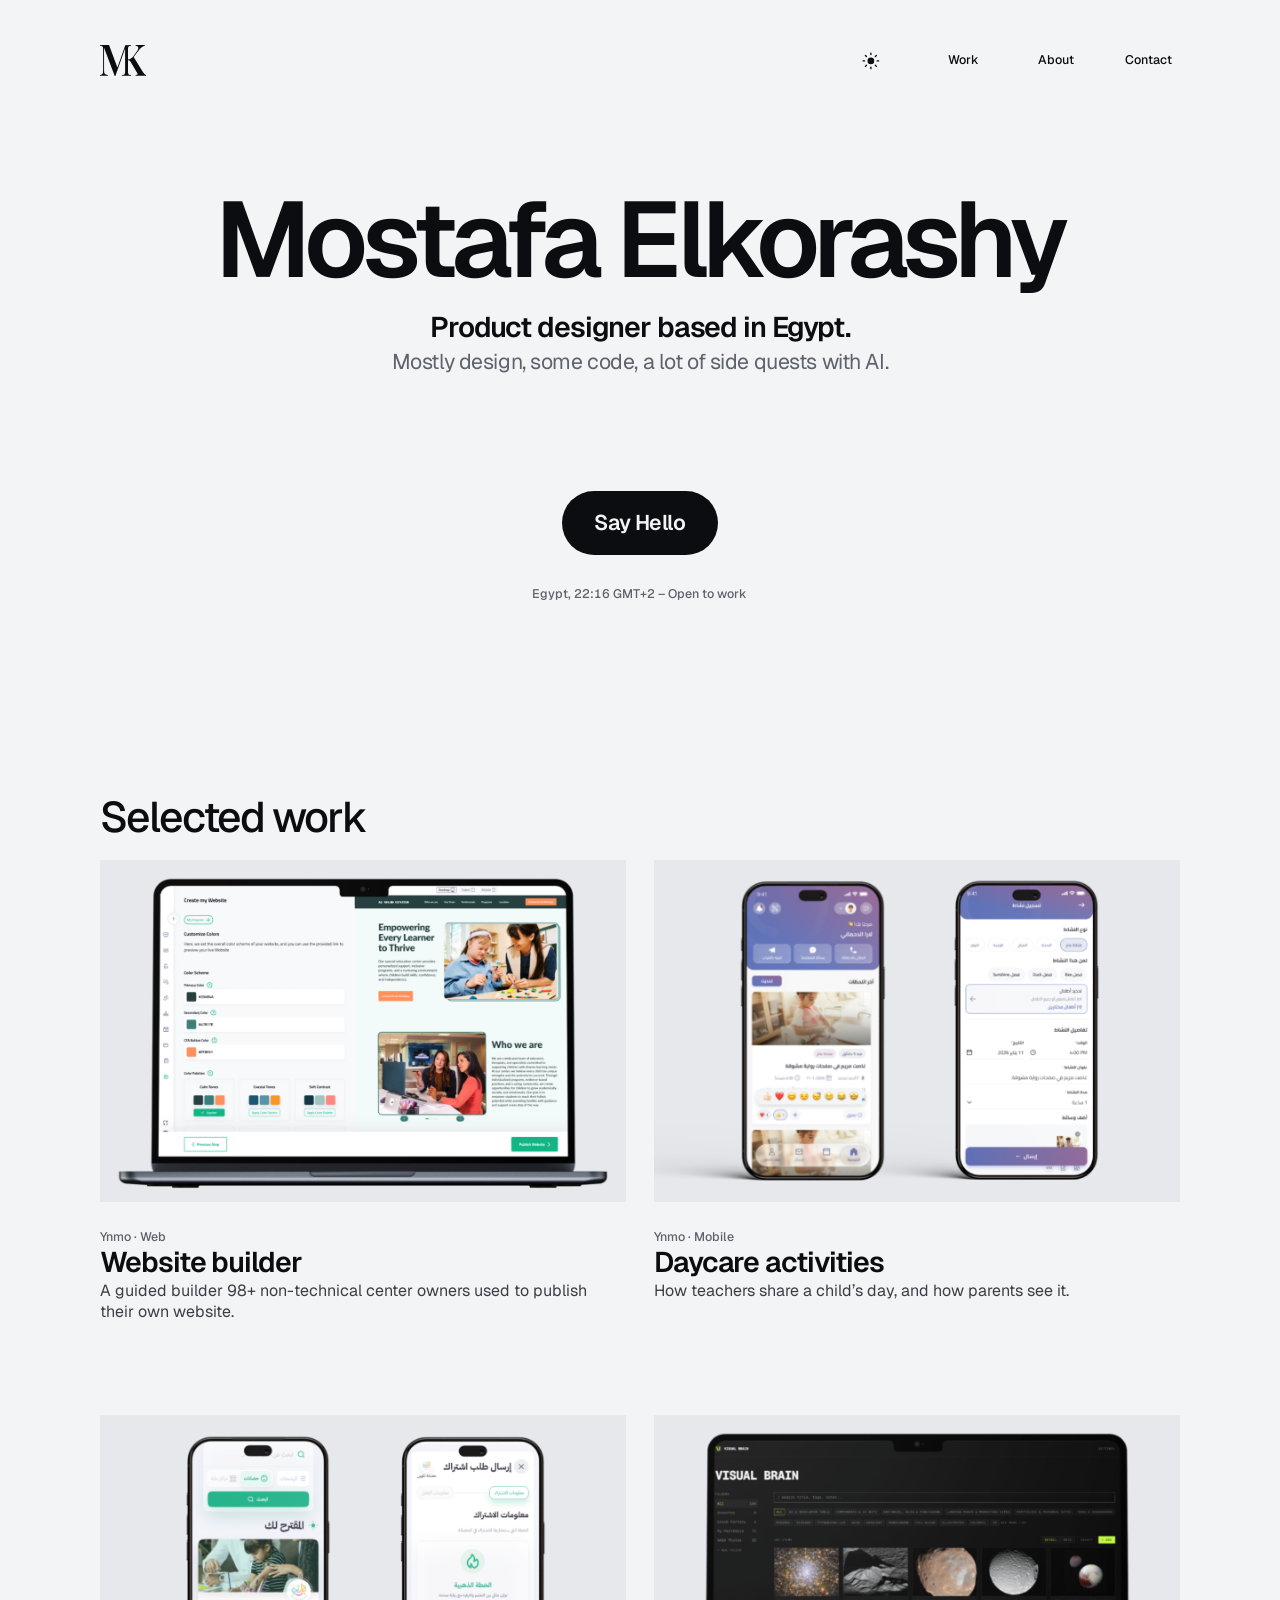
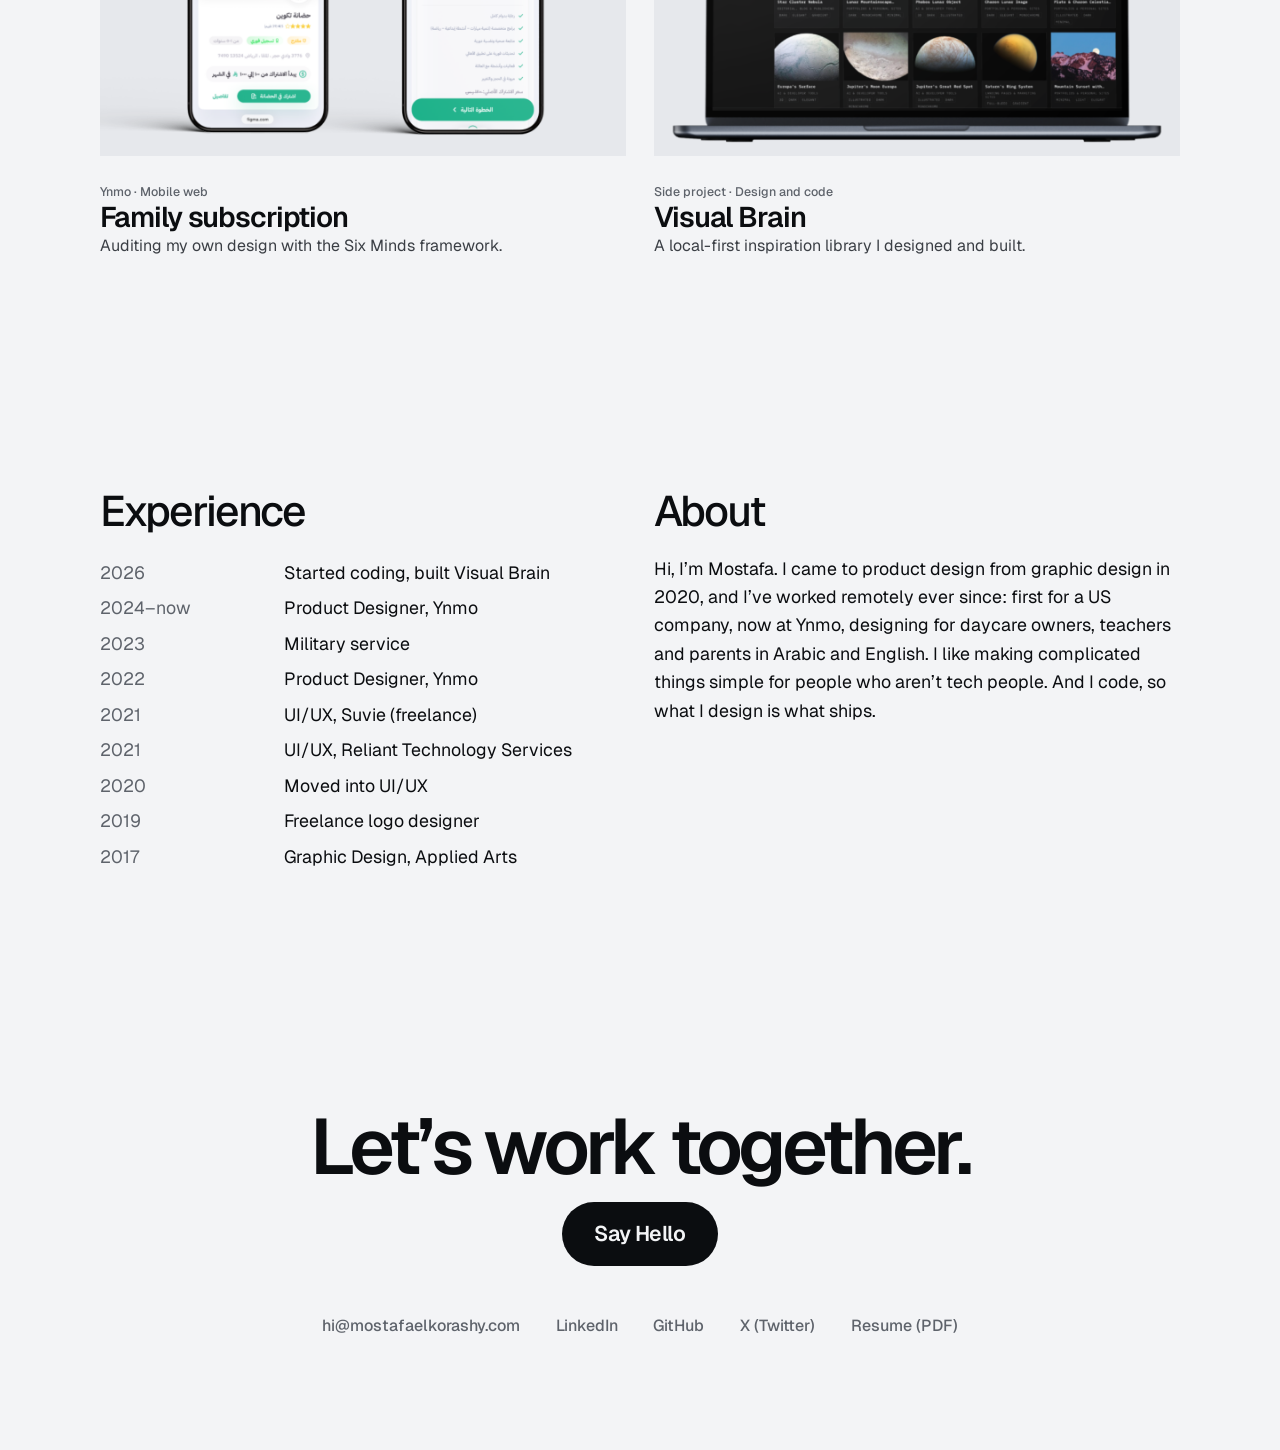
<file: index.html>
<!doctype html>
<html lang="en">
<head>
  <meta charset="UTF-8" />
  <meta name="viewport" content="width=device-width, initial-scale=1.0, viewport-fit=cover" />
  <title>Mostafa Elkorashy · Product Designer</title>
  <meta name="description" content="Product designer based in Egypt. Mostly design, some code, a lot of side quests with AI." />
  <meta name="theme-color" content="#F3F4F6" />
  <link rel="canonical" href="https://mostafaelkorashy.com/" />
  <link rel="icon" href="assets/favicon.svg" type="image/svg+xml" />

  <!-- Link previews (LinkedIn, X, WhatsApp, Slack…) -->
  <meta property="og:type" content="website" />
  <meta property="og:site_name" content="Mostafa Elkorashy" />
  <meta property="og:url" content="https://mostafaelkorashy.com/" />
  <meta property="og:title" content="Mostafa Elkorashy · Product Designer" />
  <meta property="og:description" content="Product designer based in Egypt. Mostly design, some code, a lot of side quests with AI." />
  <meta property="og:image" content="https://mostafaelkorashy.com/assets/images/og/og-home.jpg?v=4" />
  <meta property="og:image:width" content="1200" />
  <meta property="og:image:height" content="630" />
  <meta property="og:image:alt" content="Mostafa Elkorashy, product designer based in Egypt" />
  <meta name="twitter:card" content="summary_large_image" />

  <script>try{var t=localStorage.getItem("theme");if(!t)t=matchMedia("(prefers-color-scheme: dark)").matches?"dark":"light";document.documentElement.dataset.theme=t}catch(e){}</script>
  <link rel="preconnect" href="https://fonts.googleapis.com" />
  <link rel="preconnect" href="https://fonts.gstatic.com" crossorigin />
  <link href="https://fonts.googleapis.com/css2?family=Geist:wght@200..800&display=swap" rel="stylesheet" />
  <link rel="stylesheet" href="home.css?v=17" />
</head>
<body>
  <div class="home" id="top">

    <header class="top">
      <a class="mk h-logo" href="#top" aria-label="Mostafa Elkorashy, back to top">
        <svg viewBox="0 0 52 35" aria-hidden="true"><path fill="currentColor" d="M49.9586 32.6019C49.3741 32.0691 48.8662 31.4577 48.4493 30.7853L37.8539 13.5627L44.1289 5.25363C44.9984 4.05505 46.0773 3.02373 47.3136 2.20947C48.2493 1.62573 49.2799 1.21032 50.3586 0.981986V0H39.9971V0.981986C41.2071 1.01472 42.0712 1.30932 42.5894 1.86577C43.1076 2.42223 43.2497 3.20782 43.0158 4.22254C42.7642 5.22971 42.0825 6.45719 40.9706 7.90499L37.7331 12.2748C36.8914 13.3988 35.8718 14.3773 34.7145 15.1717C33.75 15.7994 32.6401 16.1675 31.4921 16.2405V5.20453C31.457 4.30485 31.5485 3.4047 31.7637 2.5305C31.8335 2.2692 31.9618 2.02725 32.139 1.82306C32.3162 1.61887 32.5376 1.4578 32.7863 1.35212C33.4947 1.09923 34.2416 0.971431 34.9937 0.974433V0L28.4281 0.147298L19.5646 25.4108L10.1427 0H0V0.981986C0.770836 0.975482 1.53692 1.10328 2.26399 1.35967C2.50752 1.46515 2.72325 1.62582 2.89416 1.829C3.06506 2.03218 3.18648 2.27233 3.24882 2.5305C3.45003 3.40687 3.53503 4.30594 3.50163 5.20453V27.8884C3.52798 29.027 3.44331 30.1655 3.24882 31.2876C3.15646 31.9774 2.80413 32.6057 2.26399 33.0438C1.58262 33.4776 0.805125 33.737 0 33.7992L0 34.7472C0.611158 34.6736 1.22585 34.6333 1.84138 34.6264C2.59604 34.6264 3.32051 34.5999 4.04876 34.5999C4.86757 34.5999 5.73166 34.5999 6.64103 34.6264C7.5504 34.6528 8.29374 34.683 8.87106 34.7472V33.7652C7.87994 33.718 6.91017 33.4605 6.02598 33.0098C5.70416 32.8026 5.4303 32.5289 5.22271 32.2072C5.01512 31.8854 4.8786 31.5229 4.82229 31.1441C4.61198 29.936 4.51972 28.7103 4.54684 27.4843V3.14236L16.5573 34.9096H17.2855L28.247 3.80331V29.5578C28.2788 30.4474 28.1874 31.3371 27.9753 32.2016C27.9061 32.4714 27.7724 32.7203 27.5857 32.9269C27.399 33.1335 27.165 33.2916 26.9037 33.3875C26.1448 33.6199 25.3577 33.747 24.5643 33.7652V34.7472H34.9937V33.7652C34.2435 33.7473 33.4999 33.6201 32.7863 33.3875C32.5349 33.2861 32.3111 33.1264 32.1333 32.9216C31.9555 32.7167 31.8289 32.4725 31.7637 32.2092C31.5517 31.3447 31.4603 30.4549 31.4921 29.5653V17.249C31.9255 17.2772 32.3532 17.3636 32.7637 17.5058C33.2133 17.6938 33.6107 17.988 33.9221 18.3631C34.4155 18.958 34.8502 19.5992 35.2201 20.278L41.8611 31.5709C42.3177 32.3564 42.4196 32.9079 42.1781 33.2176C41.9366 33.5273 41.2083 33.7161 39.9971 33.7803V34.7472H51.9585V33.7652C51.2289 33.4979 50.5519 33.1041 49.9586 32.6019Z"/></svg>
      </a>
      <nav class="h-nav" aria-label="Sections">
        <a href="#work">Work</a>
        <a href="#experience">About</a>
        <a href="#contact">Contact</a>
      </nav>
        <button class="theme-toggle" type="button" aria-label="Switch to dark mode" aria-pressed="false">
          <svg viewBox="0 0 24 24" aria-hidden="true">
            <mask id="tt-moon"><rect x="-4" y="-4" width="32" height="32" fill="#fff"/><circle class="tt-shadow" cx="12" cy="12" r="6" fill="#000"/></mask>
            <circle class="tt-core" cx="12" cy="12" r="4.5" fill="currentColor" mask="url(#tt-moon)"/>
            <g class="tt-rays" stroke="currentColor" stroke-width="1.8" stroke-linecap="round">
              <line x1="12" y1="1.5" x2="12" y2="3.5"/><line x1="12" y1="20.5" x2="12" y2="22.5"/><line x1="1.5" y1="12" x2="3.5" y2="12"/><line x1="20.5" y1="12" x2="22.5" y2="12"/>
              <line x1="4.6" y1="4.6" x2="6" y2="6"/><line x1="18" y1="18" x2="19.4" y2="19.4"/><line x1="4.6" y1="19.4" x2="6" y2="18"/><line x1="18" y1="6" x2="19.4" y2="4.6"/>
            </g>
          </svg>
        </button>
    </header>

    <main class="main">
    <section class="hero">
      <h1 class="name">Mostafa Elkorashy</h1>
      <p class="sub">Product designer based in Egypt.</p>
      <p class="desc">Mostly design, some code, a lot of side quests with AI.</p>
      <div class="hero-actions">
        <a class="cta" href="mailto:hi@mostafaelkorashy.com">Say Hello</a>
        <p class="loc">Egypt<span class="loc-time"></span> – Open to work</p>
        <script>
          /* Mostafa's local time (Cairo, daylight saving included), e.g. "Egypt, 14:32 GMT+2". Updates every minute. */
          (function () {
            var el = document.currentScript.previousElementSibling.querySelector('.loc-time');
            try {
              var f = new Intl.DateTimeFormat('en-GB', { timeZone: 'Africa/Cairo', hour: '2-digit', minute: '2-digit', timeZoneName: 'shortOffset' });
              var tick = function () { el.textContent = ', ' + f.format(new Date()); };
              tick(); setInterval(tick, 30000);
            } catch (e) {}
          })();
        </script>
      </div>
    </section>

    <section class="work" aria-labelledby="work">
      <h2 class="section-title work-title" id="work">Selected work</h2>

      <article class="card c1">
        <a class="cover" href="website-builder.html" tabindex="-1" aria-hidden="true">
          <img class="device" src="assets/images/website-builder-cover.png?v=3" alt="" width="1184" height="768" loading="lazy" decoding="async" />
        </a>
        <div class="card-meta">
          <p class="card-kicker">Ynmo · Web</p>
          <h3 class="card-title"><a href="website-builder.html">Website builder</a></h3>
          <p class="card-desc">A guided builder 98+ non-technical center owners used to publish their own website.</p>
        </div>
      </article>

      <article class="card c2">
        <a class="cover" href="daycare-activities.html" tabindex="-1" aria-hidden="true">
          <img class="device" src="assets/images/daycare-activities-cover.png?v=2" alt="" width="1184" height="768" loading="lazy" decoding="async" />
        </a>
        <div class="card-meta">
          <p class="card-kicker">Ynmo · Mobile</p>
          <h3 class="card-title"><a href="daycare-activities.html">Daycare activities</a></h3>
          <p class="card-desc">How teachers share a child&rsquo;s day, and how parents see it.</p>
        </div>
      </article>

      <article class="card c3">
        <a class="cover" href="family-subscription.html" tabindex="-1" aria-hidden="true">
          <img class="device" src="assets/images/family-subscription-cover.png?v=1" alt="" width="1184" height="768" loading="lazy" decoding="async" />
        </a>
        <div class="card-meta">
          <p class="card-kicker">Ynmo · Mobile web</p>
          <h3 class="card-title"><a href="family-subscription.html">Family subscription</a></h3>
          <p class="card-desc">Auditing my own design with the Six Minds framework.</p>
        </div>
      </article>

      <article class="card c4">
        <a class="cover" href="visual-brain.html" tabindex="-1" aria-hidden="true">
          <img class="device" src="assets/images/visual-brain-cover.png?v=3" alt="" width="1184" height="768" loading="lazy" decoding="async" />
        </a>
        <div class="card-meta">
          <p class="card-kicker">Side project · Design and code</p>
          <h3 class="card-title"><a href="visual-brain.html">Visual Brain</a></h3>
          <p class="card-desc">A local-first inspiration library I designed and built.</p>
        </div>
      </article>
    </section>

    <section class="experience" aria-labelledby="experience">
      <h2 class="section-title exp-title" id="experience">Experience</h2>
      <ol class="xp">
        <li><span class="year">2026</span>Started coding, built Visual Brain</li>
        <li><span class="year">2024–now</span>Product Designer, Ynmo</li>
        <li><span class="year">2023</span>Military service</li>
        <li><span class="year">2022</span>Product Designer, Ynmo</li>
        <li><span class="year">2021</span>UI/UX, Suvie (freelance)</li>
        <li><span class="year">2021</span>UI/UX, Reliant Technology Services</li>
        <li><span class="year">2020</span>Moved into UI/UX</li>
        <li><span class="year">2019</span>Freelance logo designer</li>
        <li><span class="year">2017</span>Graphic Design, Applied Arts</li>
      </ol>
    </section>

    <section class="about" aria-labelledby="about">
      <h2 class="section-title about-title" id="about">About</h2>
      <p class="about-text">Hi, I&rsquo;m Mostafa. I came to product design from graphic design in 2020, and I&rsquo;ve worked remotely ever since: first for a US company, now at Ynmo, designing for daycare owners, teachers and parents in Arabic and English. I like making complicated things simple for people who aren&rsquo;t tech people. And I code, so what I design is what ships.</p>
    </section>
    </main>

    <footer class="contact">
      <h2 class="ftitle" id="contact">Let&rsquo;s work together.</h2>
      <a class="cta fcta" href="mailto:hi@mostafaelkorashy.com">Say Hello</a>
      <nav class="links" aria-label="Contact and profiles">
        <a href="mailto:hi@mostafaelkorashy.com">hi@mostafaelkorashy.com</a>
        <a href="https://www.linkedin.com/in/melkorashyux/" target="_blank" rel="noopener">LinkedIn</a>
        <a href="https://github.com/melkorashyux" target="_blank" rel="noopener">GitHub</a>
        <a href="https://x.com/melkorashyux" target="_blank" rel="noopener">X (Twitter)</a>
        <a href="resume" target="_blank" rel="noopener">Resume (PDF)</a>
      </nav>
    </footer>

  </div>
  <script src="reveal.js?v=6"></script>
  <script src="theme.js?v=5"></script>
</body>
</html>
</file>
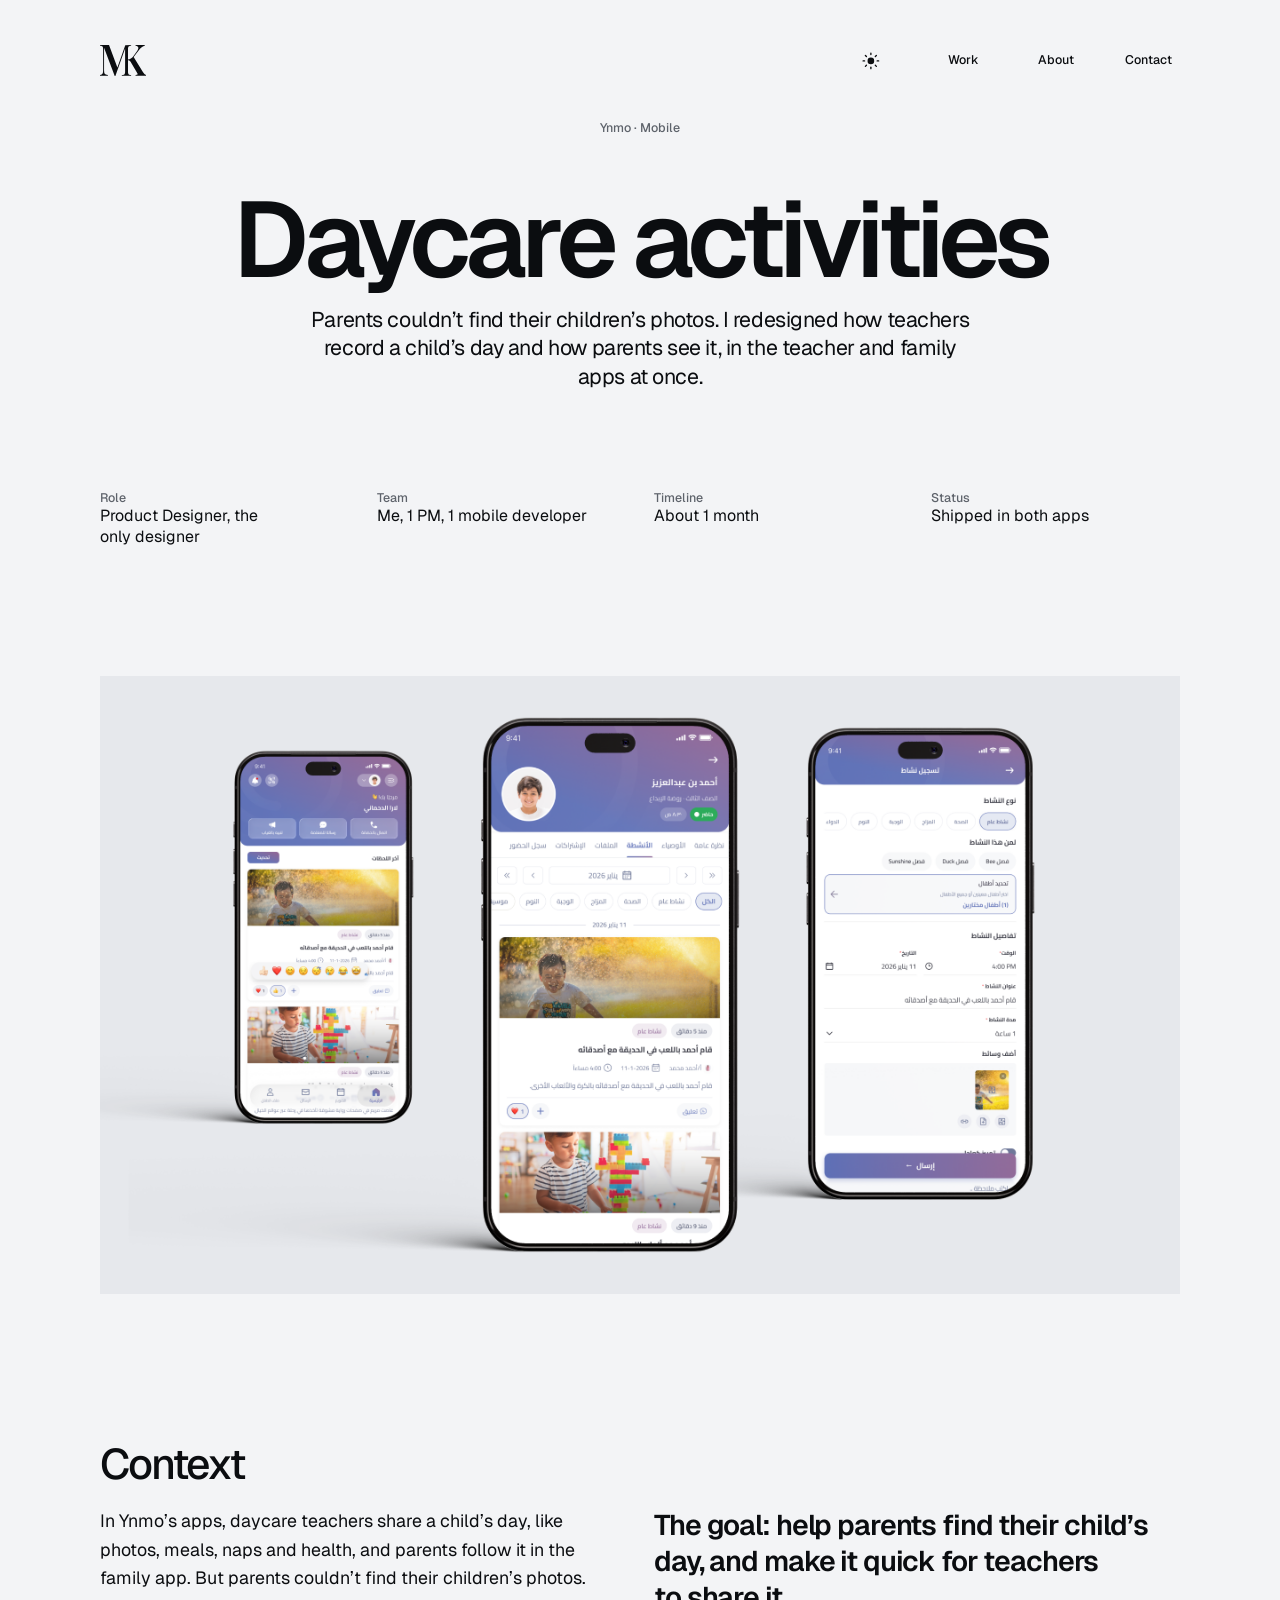
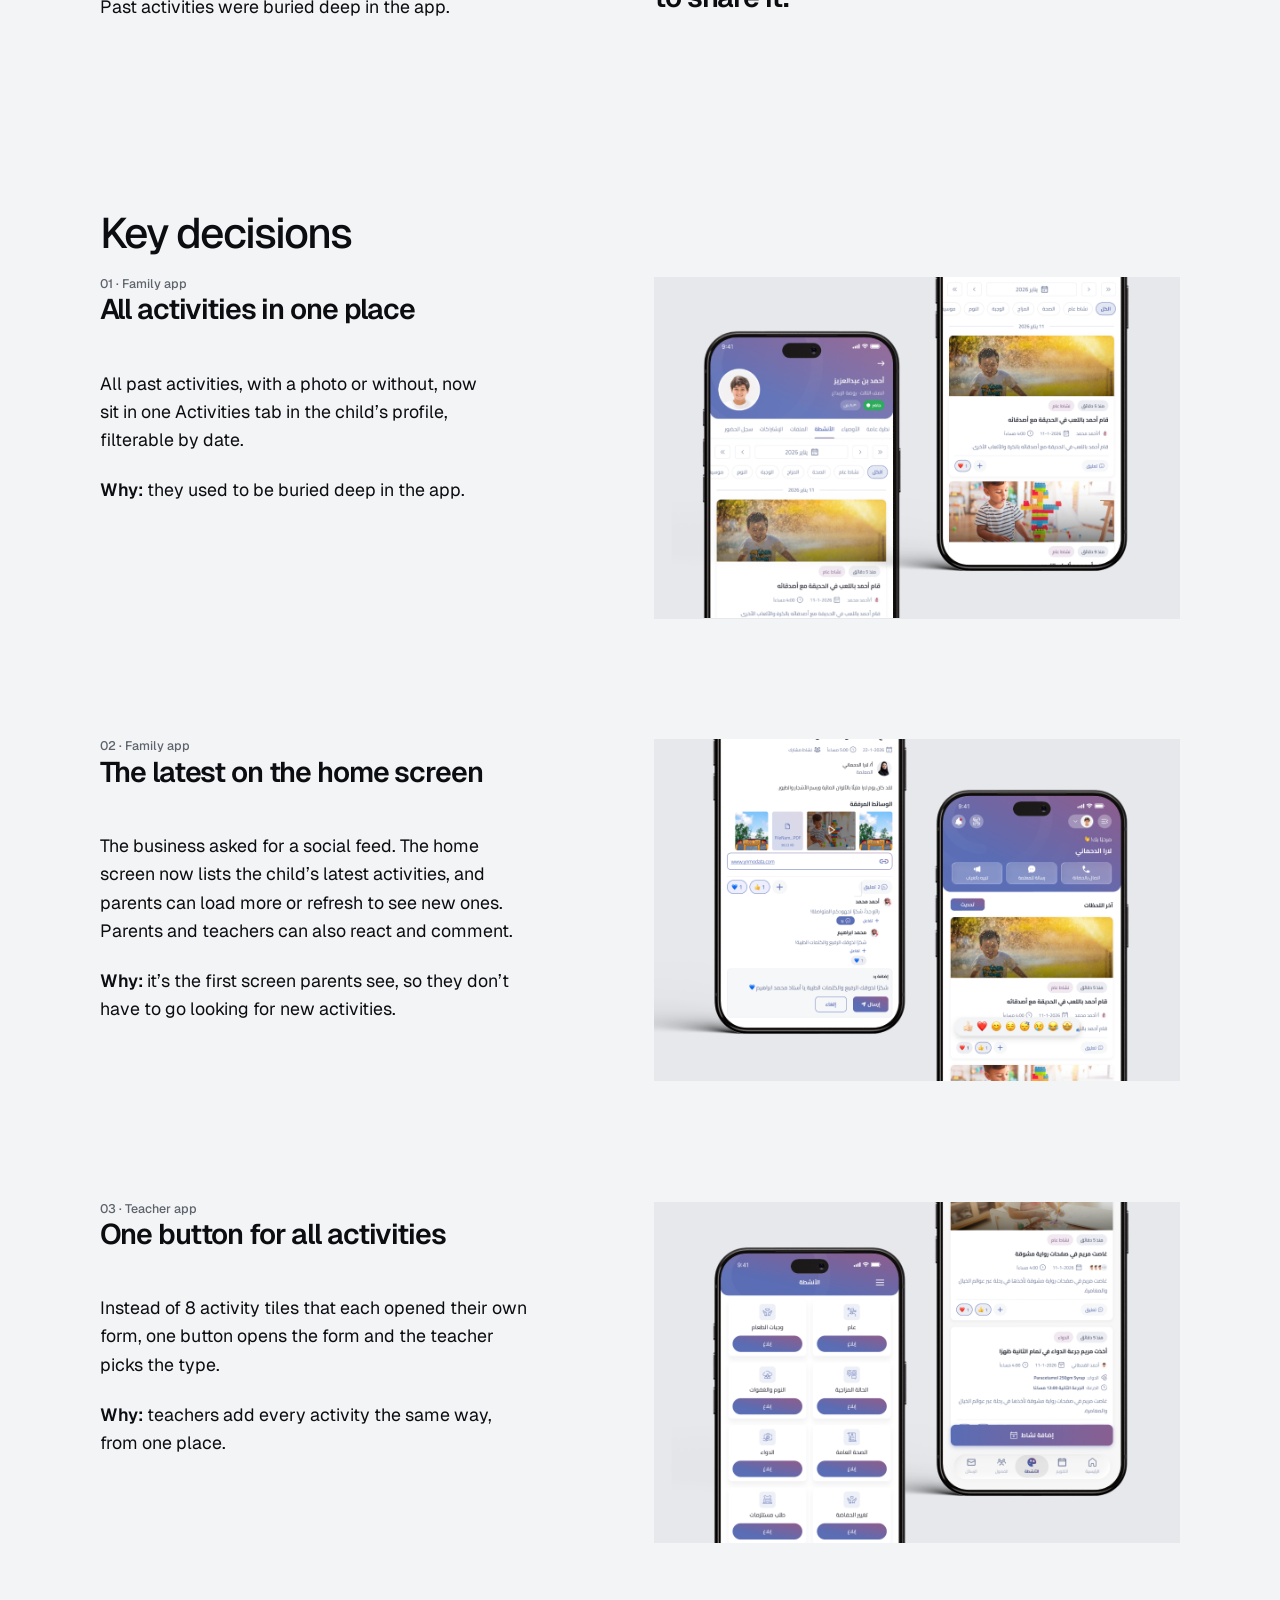
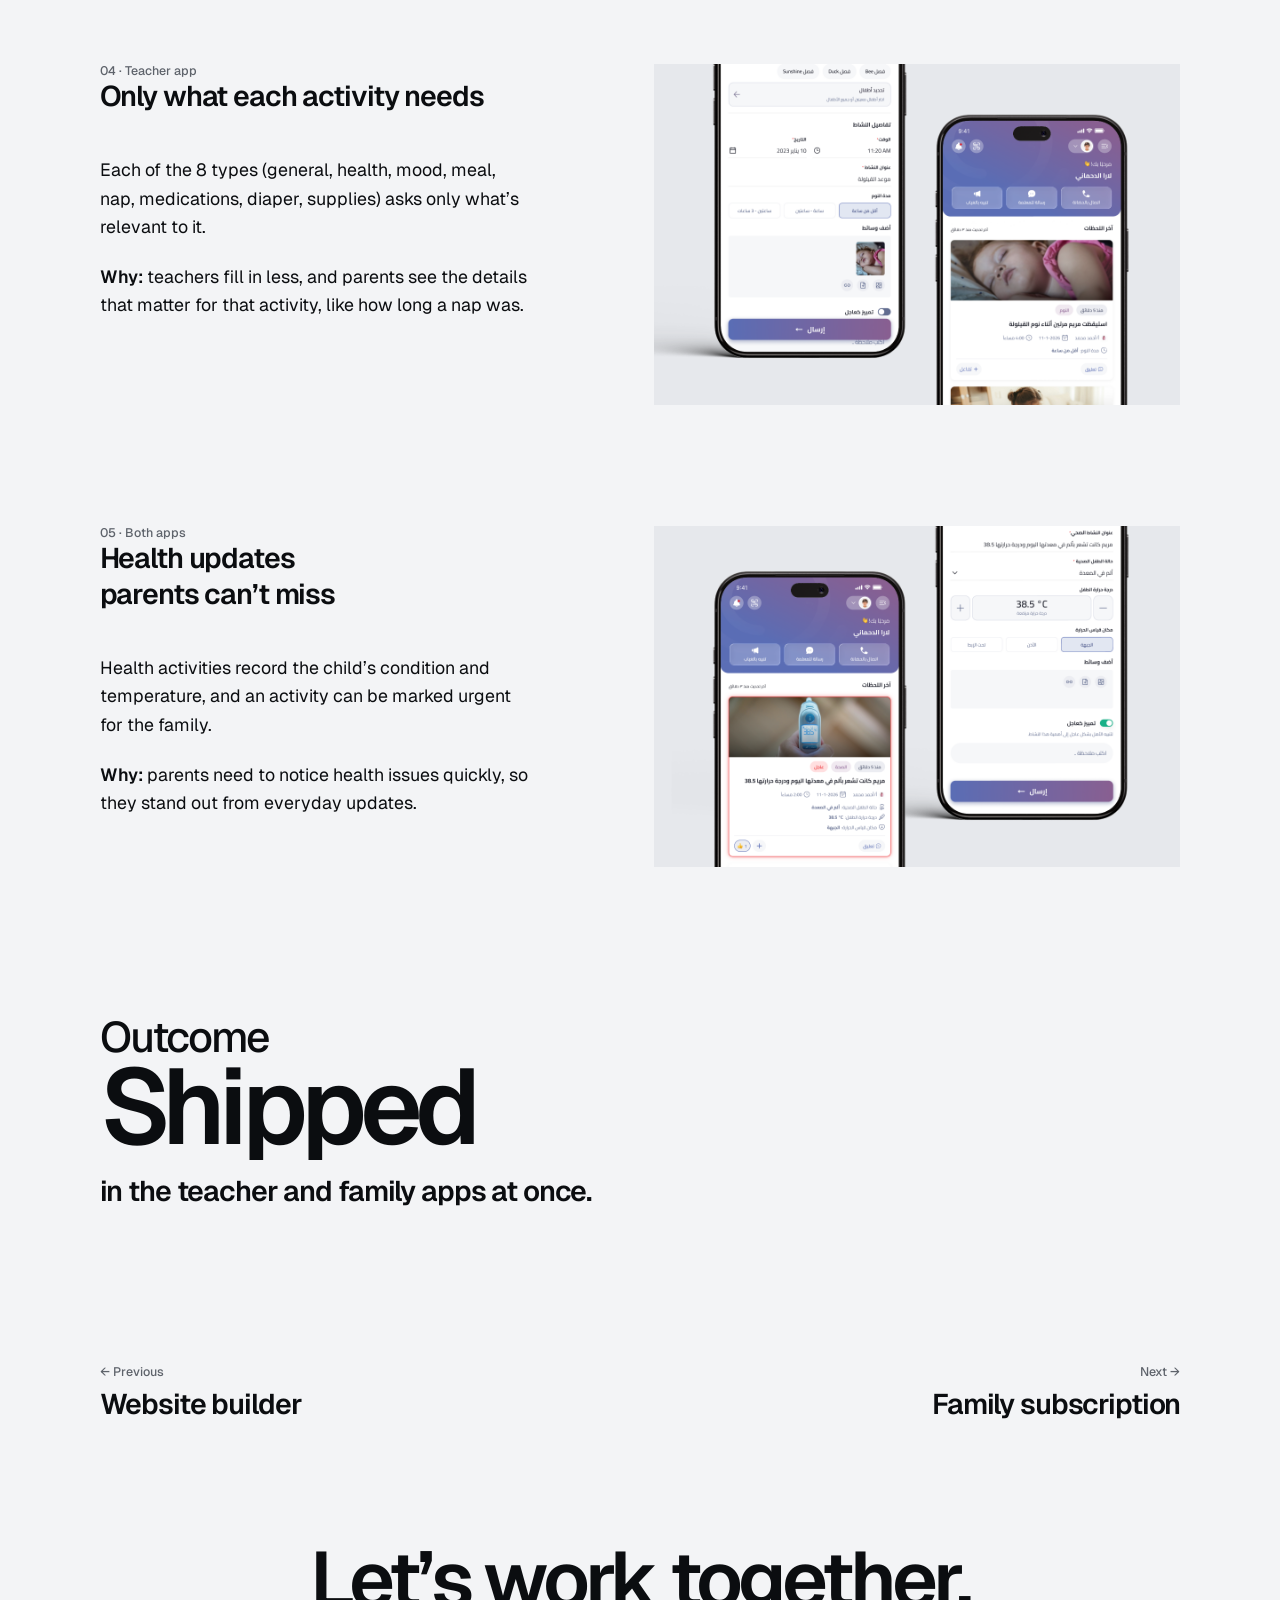
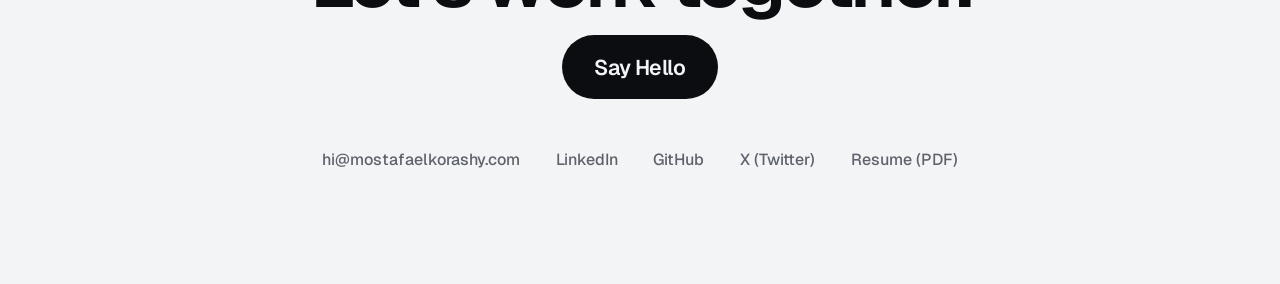
<file: daycare-activities.html>
<!doctype html>
<html lang="en">
<head>
  <meta charset="UTF-8" />
  <meta name="viewport" content="width=device-width, initial-scale=1.0, viewport-fit=cover" />
  <title>Daycare Activities · Mostafa Elkorashy</title>
  <meta name="description" content="Parents couldn&rsquo;t find their children&rsquo;s photos. I redesigned how teachers record a child&rsquo;s day and how parents see it, in both apps." />
  <meta name="theme-color" content="#F3F4F6" />
  <link rel="canonical" href="https://mostafaelkorashy.com/daycare-activities" />
  <link rel="icon" href="assets/favicon.svg" type="image/svg+xml" />
  <meta property="og:type" content="article" />
  <meta property="og:site_name" content="Mostafa Elkorashy" />
  <meta property="og:url" content="https://mostafaelkorashy.com/daycare-activities" />
  <meta property="og:title" content="Daycare Activities · Mostafa Elkorashy" />
  <meta property="og:description" content="Parents couldn&rsquo;t find their children&rsquo;s photos. I redesigned how teachers record a child&rsquo;s day and how parents see it, in both apps." />
  <meta property="og:image" content="https://mostafaelkorashy.com/assets/images/og/og-daycare-activities.jpg?v=1" />
  <meta property="og:image:width" content="1200" />
  <meta property="og:image:height" content="630" />
  <meta property="og:image:alt" content="Daycare activities case study: family and teacher app screens" />
  <meta name="twitter:card" content="summary_large_image" />
  <script>try{var t=localStorage.getItem("theme");if(!t)t=matchMedia("(prefers-color-scheme: dark)").matches?"dark":"light";document.documentElement.dataset.theme=t}catch(e){}</script>
  <link rel="preconnect" href="https://fonts.googleapis.com" />
  <link rel="preconnect" href="https://fonts.gstatic.com" crossorigin />
  <link href="https://fonts.googleapis.com/css2?family=Geist:wght@200..800&display=swap" rel="stylesheet" />
  <link rel="stylesheet" href="home.css?v=17" />
  <link rel="stylesheet" href="case.css?v=21" />
</head>
<body>
  <div class="case" id="top">

    <!-- Title (centered), facts, hero visual -->
    <section class="cs-grid first" aria-labelledby="cs-title">
      <header class="top">
        <a class="mk h-logo" href="index.html" aria-label="Mostafa Elkorashy, home">
          <svg viewBox="0 0 52 35" aria-hidden="true"><path fill="currentColor" d="M49.9586 32.6019C49.3741 32.0691 48.8662 31.4577 48.4493 30.7853L37.8539 13.5627L44.1289 5.25363C44.9984 4.05505 46.0773 3.02373 47.3136 2.20947C48.2493 1.62573 49.2799 1.21032 50.3586 0.981986V0H39.9971V0.981986C41.2071 1.01472 42.0712 1.30932 42.5894 1.86577C43.1076 2.42223 43.2497 3.20782 43.0158 4.22254C42.7642 5.22971 42.0825 6.45719 40.9706 7.90499L37.7331 12.2748C36.8914 13.3988 35.8718 14.3773 34.7145 15.1717C33.75 15.7994 32.6401 16.1675 31.4921 16.2405V5.20453C31.457 4.30485 31.5485 3.4047 31.7637 2.5305C31.8335 2.2692 31.9618 2.02725 32.139 1.82306C32.3162 1.61887 32.5376 1.4578 32.7863 1.35212C33.4947 1.09923 34.2416 0.971431 34.9937 0.974433V0L28.4281 0.147298L19.5646 25.4108L10.1427 0H0V0.981986C0.770836 0.975482 1.53692 1.10328 2.26399 1.35967C2.50752 1.46515 2.72325 1.62582 2.89416 1.829C3.06506 2.03218 3.18648 2.27233 3.24882 2.5305C3.45003 3.40687 3.53503 4.30594 3.50163 5.20453V27.8884C3.52798 29.027 3.44331 30.1655 3.24882 31.2876C3.15646 31.9774 2.80413 32.6057 2.26399 33.0438C1.58262 33.4776 0.805125 33.737 0 33.7992L0 34.7472C0.611158 34.6736 1.22585 34.6333 1.84138 34.6264C2.59604 34.6264 3.32051 34.5999 4.04876 34.5999C4.86757 34.5999 5.73166 34.5999 6.64103 34.6264C7.5504 34.6528 8.29374 34.683 8.87106 34.7472V33.7652C7.87994 33.718 6.91017 33.4605 6.02598 33.0098C5.70416 32.8026 5.4303 32.5289 5.22271 32.2072C5.01512 31.8854 4.8786 31.5229 4.82229 31.1441C4.61198 29.936 4.51972 28.7103 4.54684 27.4843V3.14236L16.5573 34.9096H17.2855L28.247 3.80331V29.5578C28.2788 30.4474 28.1874 31.3371 27.9753 32.2016C27.9061 32.4714 27.7724 32.7203 27.5857 32.9269C27.399 33.1335 27.165 33.2916 26.9037 33.3875C26.1448 33.6199 25.3577 33.747 24.5643 33.7652V34.7472H34.9937V33.7652C34.2435 33.7473 33.4999 33.6201 32.7863 33.3875C32.5349 33.2861 32.3111 33.1264 32.1333 32.9216C31.9555 32.7167 31.8289 32.4725 31.7637 32.2092C31.5517 31.3447 31.4603 30.4549 31.4921 29.5653V17.249C31.9255 17.2772 32.3532 17.3636 32.7637 17.5058C33.2133 17.6938 33.6107 17.988 33.9221 18.3631C34.4155 18.958 34.8502 19.5992 35.2201 20.278L41.8611 31.5709C42.3177 32.3564 42.4196 32.9079 42.1781 33.2176C41.9366 33.5273 41.2083 33.7161 39.9971 33.7803V34.7472H51.9585V33.7652C51.2289 33.4979 50.5519 33.1041 49.9586 32.6019Z"/></svg>
        </a>
        <nav class="h-nav" aria-label="Sections">
          <a href="index.html#work">Work</a>
          <a href="index.html#about">About</a>
          <a href="#contact">Contact</a>
        </nav>
        <button class="theme-toggle" type="button" aria-label="Switch to dark mode" aria-pressed="false">
          <svg viewBox="0 0 24 24" aria-hidden="true">
            <mask id="tt-moon"><rect x="-4" y="-4" width="32" height="32" fill="#fff"/><circle class="tt-shadow" cx="12" cy="12" r="6" fill="#000"/></mask>
            <circle class="tt-core" cx="12" cy="12" r="4.5" fill="currentColor" mask="url(#tt-moon)"/>
            <g class="tt-rays" stroke="currentColor" stroke-width="1.8" stroke-linecap="round">
              <line x1="12" y1="1.5" x2="12" y2="3.5"/><line x1="12" y1="20.5" x2="12" y2="22.5"/><line x1="1.5" y1="12" x2="3.5" y2="12"/><line x1="20.5" y1="12" x2="22.5" y2="12"/>
              <line x1="4.6" y1="4.6" x2="6" y2="6"/><line x1="18" y1="18" x2="19.4" y2="19.4"/><line x1="4.6" y1="19.4" x2="6" y2="18"/><line x1="18" y1="6" x2="19.4" y2="4.6"/>
            </g>
          </svg>
        </button>
      </header>
      <p class="cs-kicker center end" style="grid-area: 2 / 1 / span 1 / span 12">Ynmo · Mobile</p>
      <h1 class="cs-h1" id="cs-title" style="grid-area: 3 / 1 / span 1 / span 12">Daycare activities</h1>
      <p class="cs-tldr center" style="grid-area: 4 / 3 / span 2 / span 8">Parents couldn&rsquo;t find their children&rsquo;s photos. I redesigned how teachers record a child&rsquo;s day and how parents see it, in the teacher and family apps at once.</p>

      <div style="grid-area: 6 / 1 / span 1 / span 3"><p class="cs-label">Role</p><p class="cs-value">Product Designer, the only designer</p></div>
      <div style="grid-area: 6 / 4 / span 1 / span 3"><p class="cs-label">Team</p><p class="cs-value">Me, 1 PM, 1 mobile developer</p></div>
      <div style="grid-area: 6 / 7 / span 1 / span 3"><p class="cs-label">Timeline</p><p class="cs-value">About 1 month</p></div>
      <div style="grid-area: 6 / 10 / span 1 / span 3"><p class="cs-label">Status</p><p class="cs-value">Shipped in both apps</p></div>

      <figure class="cs-media gap-top" style="grid-area: 8 / 1 / span 7 / span 12; margin: 0"><img class="device" src="assets/images/da-00-hero.png?v=2" alt="Teacher app: recording an activity. Family app: the same activity in the feed and in the child's profile gallery (Arabic interface)" width="2432" height="1392" decoding="async" /></figure>
    </section>

    <section class="cs-grid" aria-labelledby="s-context">
      <h2 class="section-title" id="s-context" style="grid-area: 1 / 1 / span 1 / span 12">Context</h2>
      <p class="cs-p" style="grid-area: 2 / 1 / span 2 / span 6">In Ynmo&rsquo;s apps, daycare teachers share a child&rsquo;s day, like photos, meals, naps and health, and parents follow it in the family app. But parents couldn&rsquo;t find their children&rsquo;s photos. Past activities were buried deep in the app.</p>
      <p class="cs-goal gap-top" style="grid-area: 2 / 7 / span 2 / span 6">The goal: help parents find their child&rsquo;s day, and make it quick for teachers to share it.</p>
    </section>

    <section class="cs-grid" aria-labelledby="s-decisions">
      <h2 class="section-title" id="s-decisions" style="grid-area: 1 / 1 / span 1 / span 12">Key decisions</h2>
      <div class="gap-top" style="grid-area: 2 / 1 / span 4 / span 5">
        <p class="cs-label">01 · Family app</p>
        <h3 class="cs-dt">All activities in one place</h3>
        <p class="cs-p">All past activities, with a photo or without, now sit in one Activities tab in the child&rsquo;s profile, filterable by date.</p>
        <p class="cs-why"><b>Why:</b> they used to be buried deep in the app.</p>
      </div>
      <figure class="cs-media" style="grid-area: 2 / 7 / span 4 / span 6; margin: 0"><img class="device" src="assets/images/da-01-gallery.png?v=1" alt="Family app: the Activities tab in the child's profile, with every past activity, a date filter and activity type filters (Arabic interface)" width="1184" height="768" loading="lazy" decoding="async" /></figure>
      <div class="gap-top" style="grid-area: 7 / 1 / span 4 / span 5">
        <p class="cs-label">02 · Family app</p>
        <h3 class="cs-dt">The latest on the home screen</h3>
        <p class="cs-p">The business asked for a social feed. The home screen now lists the child&rsquo;s latest activities, and parents can load more or refresh to see new ones. Parents and teachers can also react and comment.</p>
        <p class="cs-why"><b>Why:</b> it&rsquo;s the first screen parents see, so they don&rsquo;t have to go looking for new activities.</p>
      </div>
      <figure class="cs-media" style="grid-area: 7 / 7 / span 4 / span 6; margin: 0"><img class="device" src="assets/images/da-02-feed.png?v=2" alt="Family app: the latest activities on the home screen with reactions, and an activity with teacher and parent comments (Arabic interface)" width="1184" height="768" loading="lazy" decoding="async" /></figure>
      <div class="gap-top" style="grid-area: 12 / 1 / span 4 / span 5">
        <p class="cs-label">03 · Teacher app</p>
        <h3 class="cs-dt">One button for all activities</h3>
        <p class="cs-p">Instead of 8 activity tiles that each opened their own form, one button opens the form and the teacher picks the type.</p>
        <p class="cs-why"><b>Why:</b> teachers add every activity the same way, from one place.</p>
      </div>
      <figure class="cs-media" style="grid-area: 12 / 7 / span 4 / span 6; margin: 0"><img class="device" src="assets/images/da-03-add-activity.png?v=2" alt="Teacher app before: 8 activity tiles, each opening its own form. After: the activities list with one Add activity button (Arabic interface)" width="1184" height="768" loading="lazy" decoding="async" /></figure>
      <div class="gap-top" style="grid-area: 17 / 1 / span 4 / span 5">
        <p class="cs-label">04 · Teacher app</p>
        <h3 class="cs-dt">Only what each activity needs</h3>
        <p class="cs-p">Each of the 8 types (general, health, mood, meal, nap, medications, diaper, supplies) asks only what&rsquo;s relevant to it.</p>
        <p class="cs-why"><b>Why:</b> teachers fill in less, and parents see the details that matter for that activity, like how long a nap was.</p>
      </div>
      <figure class="cs-media" style="grid-area: 17 / 7 / span 4 / span 6; margin: 0"><img class="device" src="assets/images/da-04-activity-fields.png?v=1" alt="Teacher app: a nap activity asks only for the nap duration. Family app: the nap shows up on the home screen with its duration (Arabic interface)" width="1184" height="768" loading="lazy" decoding="async" /></figure>
      <div class="gap-top" style="grid-area: 22 / 1 / span 4 / span 5">
        <p class="cs-label">05 · Both apps</p>
        <h3 class="cs-dt">Health updates parents can&rsquo;t miss</h3>
        <p class="cs-p">Health activities record the child&rsquo;s condition and temperature, and an activity can be marked urgent for the family.</p>
        <p class="cs-why"><b>Why:</b> parents need to notice health issues quickly, so they stand out from everyday updates.</p>
      </div>
      <figure class="cs-media" style="grid-area: 22 / 7 / span 4 / span 6; margin: 0"><img class="device" src="assets/images/da-05-health-urgent.png?v=1" alt="Teacher app: a health activity with the child's condition, temperature and an urgent toggle. Family app: the urgent activity stands out with a red outline and an Urgent tag (Arabic interface)" width="1184" height="768" loading="lazy" decoding="async" /></figure>
    </section>

    <section class="cs-grid" aria-labelledby="s-outcome">
      <h2 class="section-title" id="s-outcome" style="grid-area: 1 / 1 / span 1 / span 12">Outcome</h2>
      <p class="cs-stat cs-stat-word" style="grid-area: 2 / 1 / span 1 / span 12">Shipped</p>
      <p class="cs-goal" style="grid-area: 3 / 1 / span 1 / span 12">in the teacher and family apps at once.</p>
    </section>

    <!-- Previous / next case study -->
    <nav class="cs-grid cs-pn" aria-label="More case studies">
      <a class="pn" href="website-builder.html" style="grid-area: 1 / 1 / span 1 / span 6"><span class="pn-label">&larr; Previous</span><span class="pn-t">Website builder</span></a>
      <a class="pn r" href="family-subscription.html" style="grid-area: 1 / 7 / span 1 / span 6"><span class="pn-label">Next &rarr;</span><span class="pn-t">Family subscription</span></a>
    </nav>

    <!-- Contact (centered) -->
    <section class="cs-grid" aria-label="Contact">
      <footer class="contact">
        <h2 class="ftitle" id="contact">Let&rsquo;s work together.</h2>
        <a class="cta fcta" href="mailto:hi@mostafaelkorashy.com">Say Hello</a>
        <nav class="links" aria-label="Contact and profiles">
          <a href="mailto:hi@mostafaelkorashy.com">hi@mostafaelkorashy.com</a>
          <a href="https://www.linkedin.com/in/melkorashyux/" target="_blank" rel="noopener">LinkedIn</a>
          <a href="https://github.com/melkorashyux" target="_blank" rel="noopener">GitHub</a>
          <a href="https://x.com/melkorashyux" target="_blank" rel="noopener">X (Twitter)</a>
          <a href="resume" target="_blank" rel="noopener">Resume (PDF)</a>
        </nav>
      </footer>
    </section>

  </div>
  <script>
    /* reduced motion: no autoplay, show the poster and controls instead */
    if (window.matchMedia('(prefers-reduced-motion: reduce)').matches) {
      document.querySelectorAll('.cs-video').forEach(function (v) { v.removeAttribute('autoplay'); v.pause(); v.controls = true; });
    }
  </script>
  <script src="theme.js?v=5"></script>
</body>
</html>
</file>
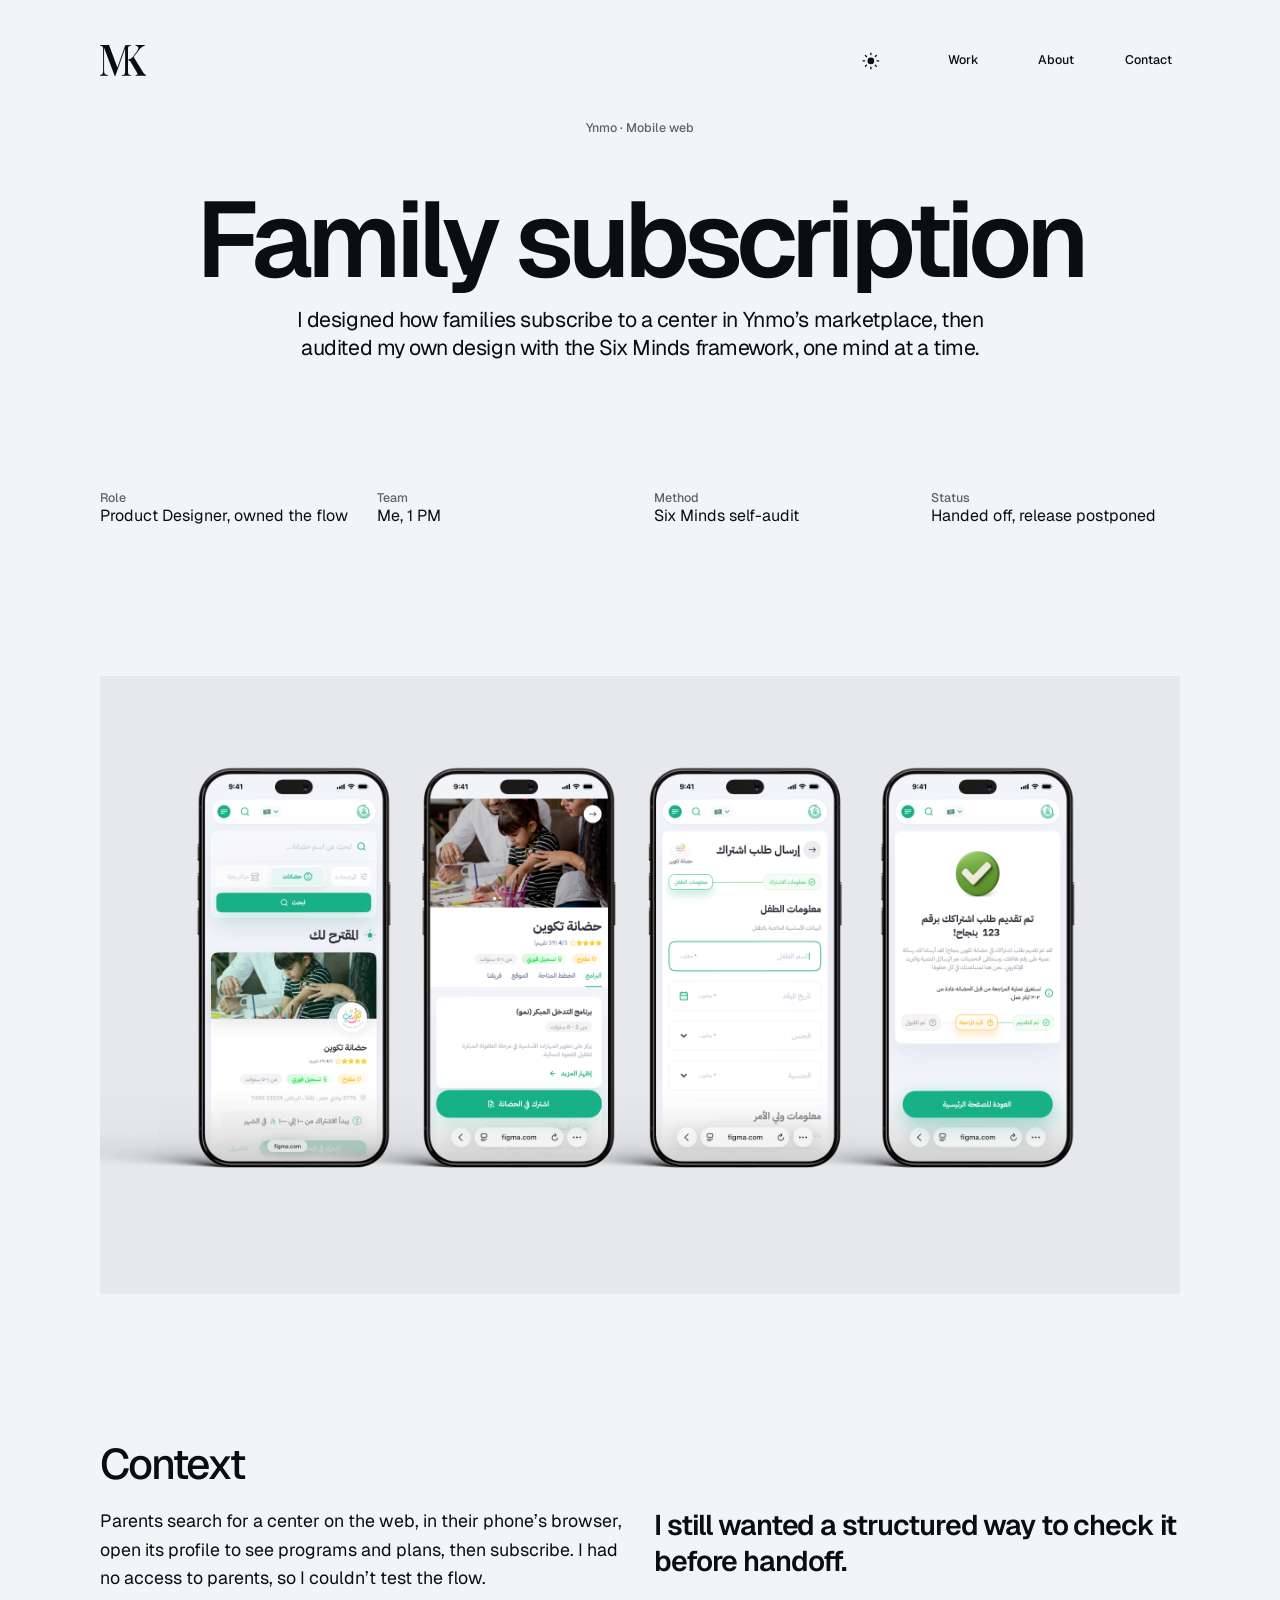
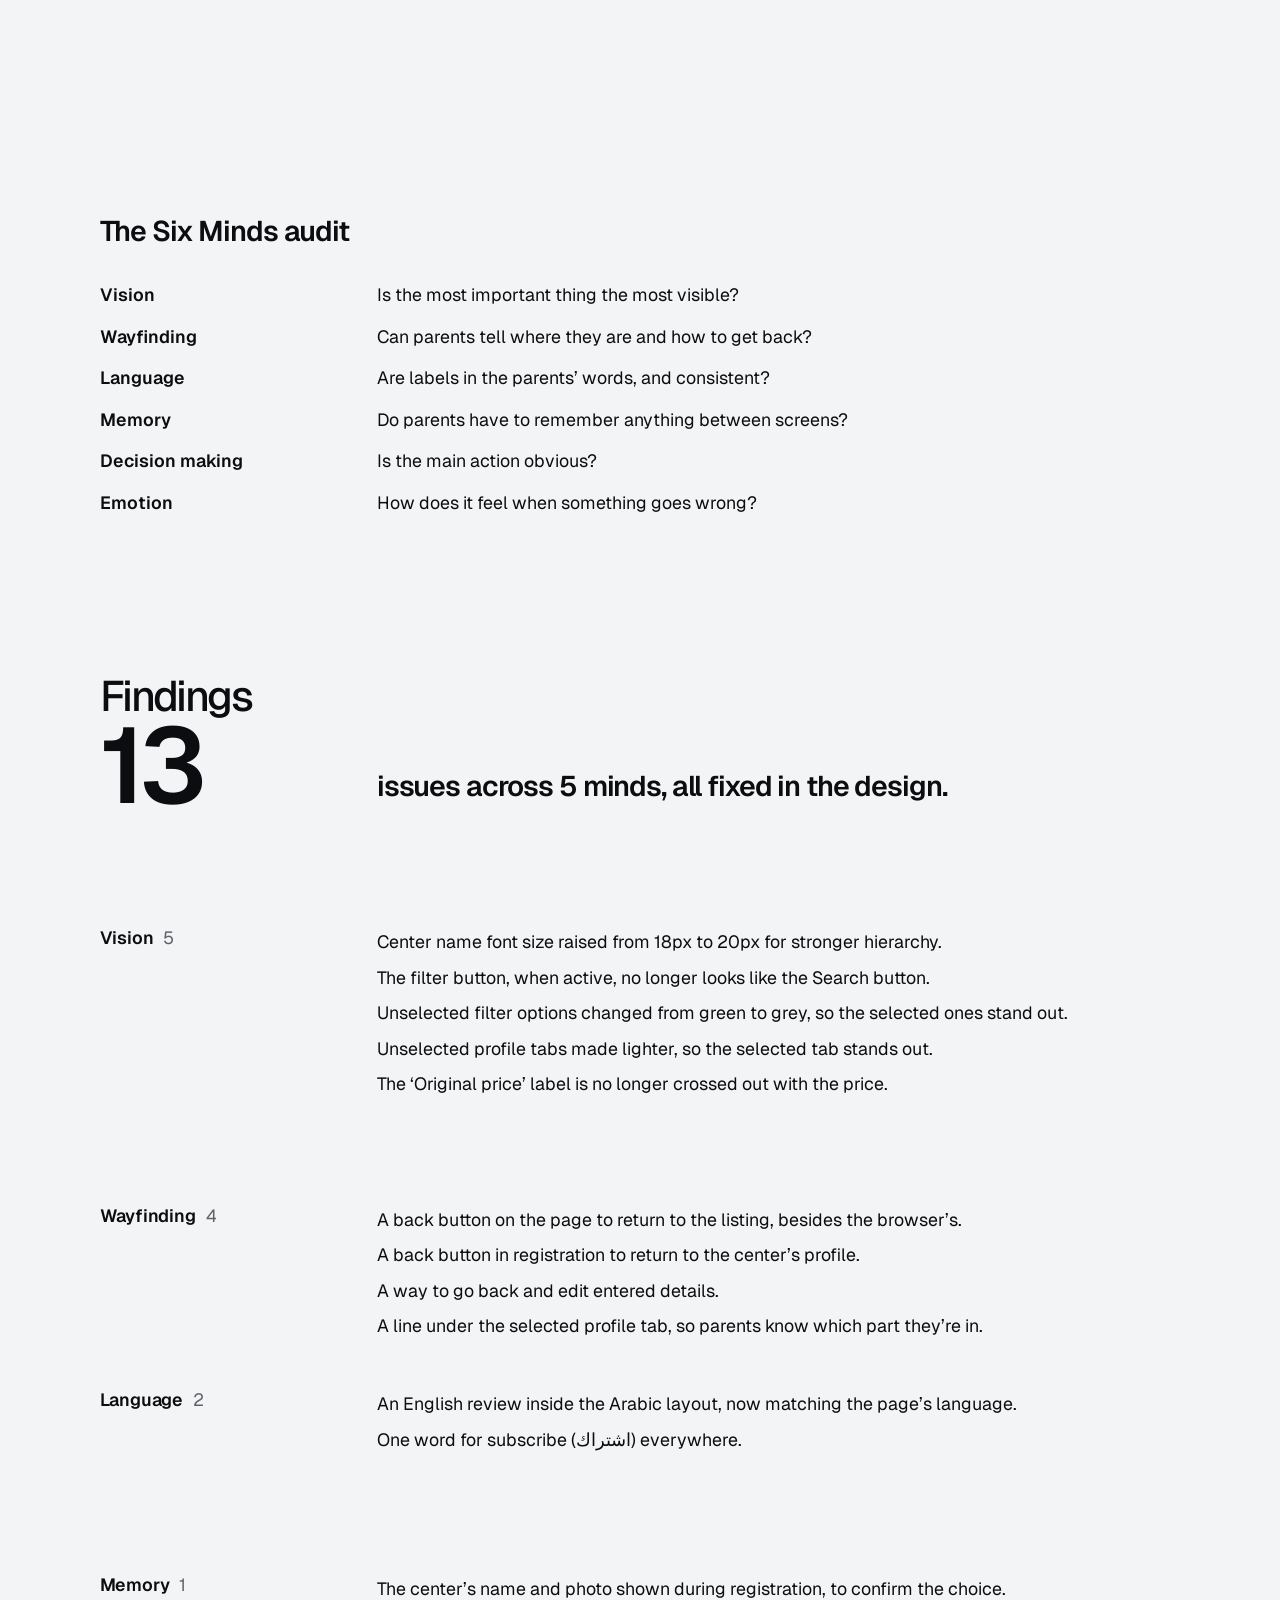
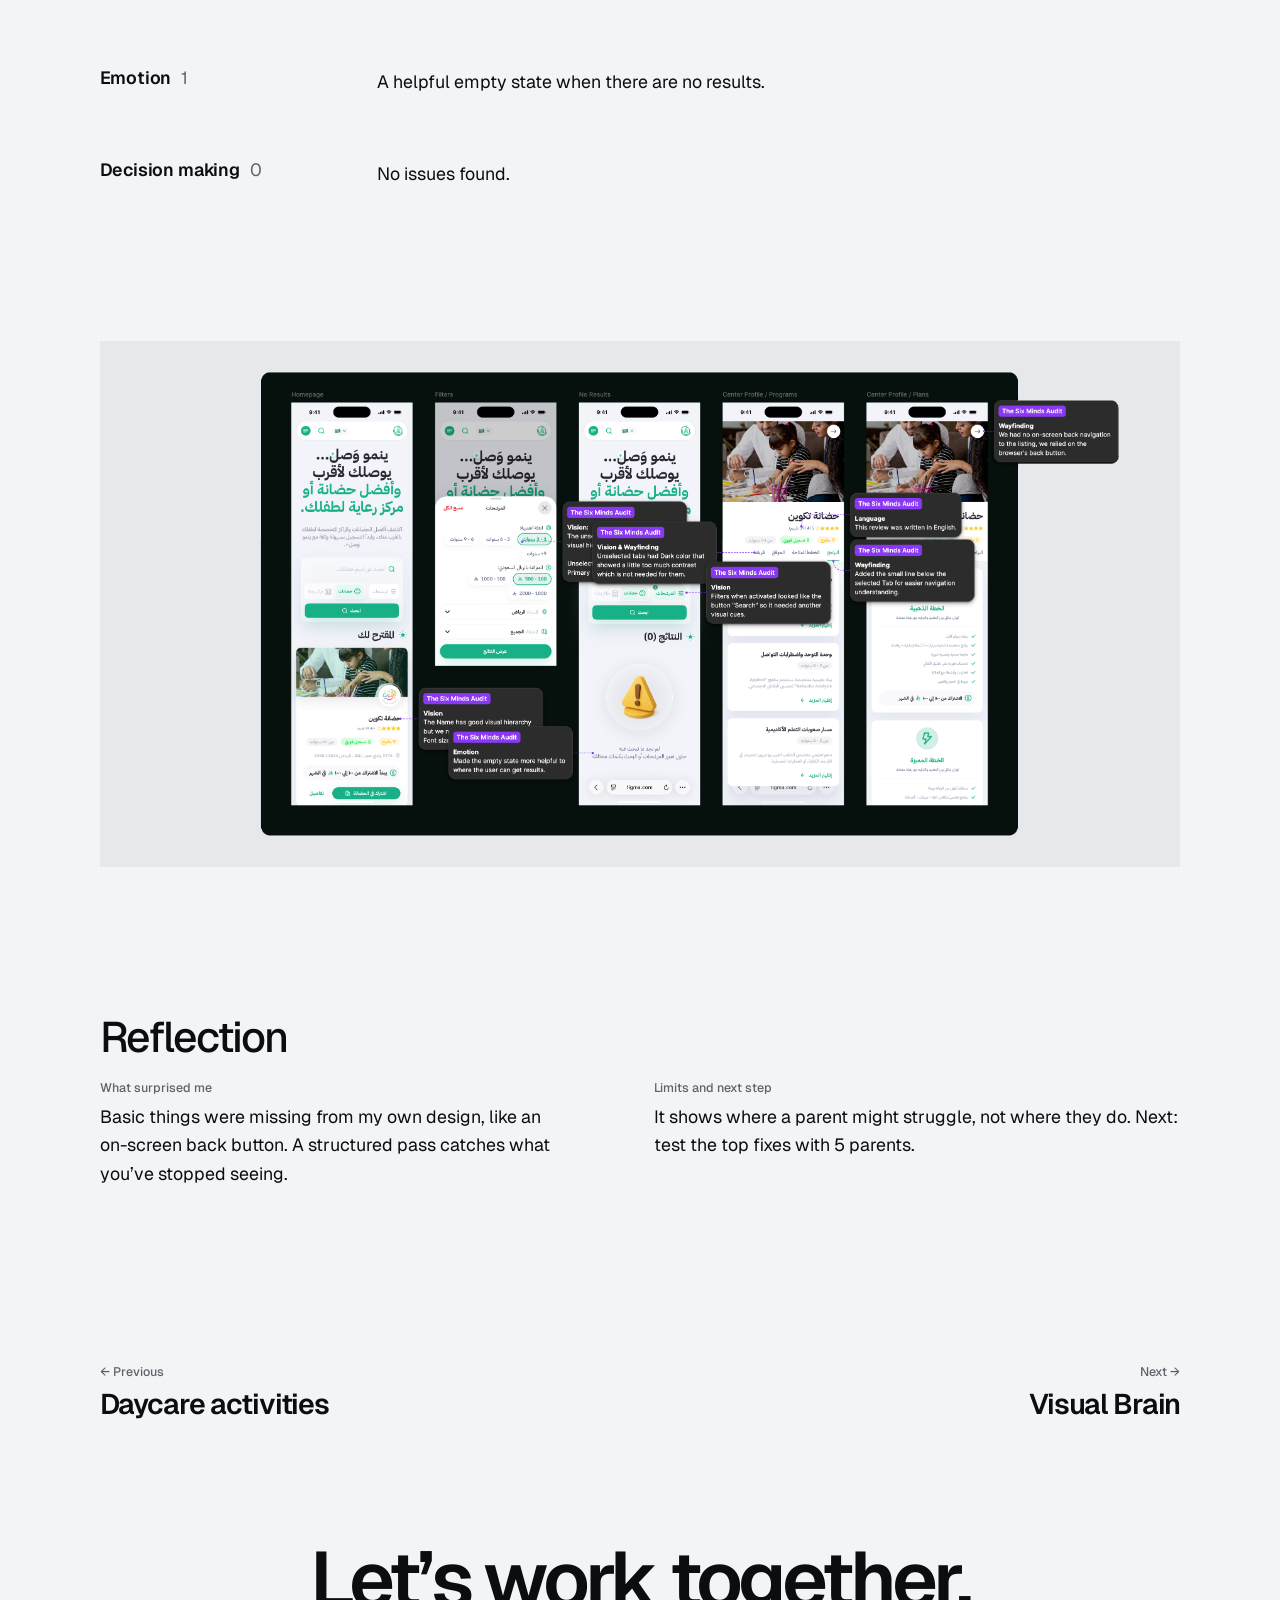
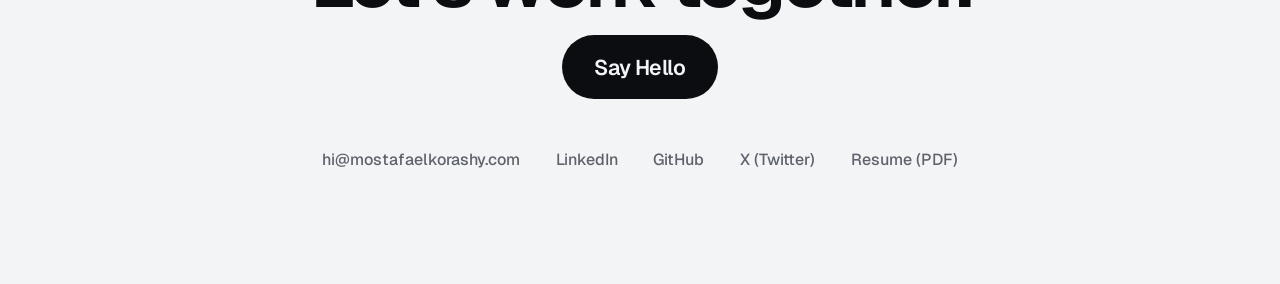
<file: family-subscription.html>
<!doctype html>
<html lang="en">
<head>
  <meta charset="UTF-8" />
  <meta name="viewport" content="width=device-width, initial-scale=1.0, viewport-fit=cover" />
  <title>Family Subscription · Mostafa Elkorashy</title>
  <meta name="description" content="I audited my own design for the family subscription flow with the Six Minds framework, one mind at a time. 13 issues found and fixed before handoff." />
  <meta name="theme-color" content="#F3F4F6" />
  <link rel="canonical" href="https://mostafaelkorashy.com/family-subscription" />
  <link rel="icon" href="assets/favicon.svg" type="image/svg+xml" />
  <meta property="og:type" content="article" />
  <meta property="og:site_name" content="Mostafa Elkorashy" />
  <meta property="og:url" content="https://mostafaelkorashy.com/family-subscription" />
  <meta property="og:title" content="Family Subscription · Mostafa Elkorashy" />
  <meta property="og:description" content="I audited my own design for the family subscription flow with the Six Minds framework, one mind at a time. 13 issues found and fixed before handoff." />
  <meta property="og:image" content="https://mostafaelkorashy.com/assets/images/og/og-family-subscription.jpg?v=1" />
  <meta property="og:image:width" content="1200" />
  <meta property="og:image:height" content="630" />
  <meta property="og:image:alt" content="Family subscription case study: subscription flow screens" />
  <meta name="twitter:card" content="summary_large_image" />
  <script>try{var t=localStorage.getItem("theme");if(!t)t=matchMedia("(prefers-color-scheme: dark)").matches?"dark":"light";document.documentElement.dataset.theme=t}catch(e){}</script>
  <link rel="preconnect" href="https://fonts.googleapis.com" />
  <link rel="preconnect" href="https://fonts.gstatic.com" crossorigin />
  <link href="https://fonts.googleapis.com/css2?family=Geist:wght@200..800&display=swap" rel="stylesheet" />
  <link rel="stylesheet" href="home.css?v=17" />
  <link rel="stylesheet" href="case.css?v=23" />
</head>
<body>
  <div class="case" id="top">

    <!-- Title (centered), facts, hero visual -->
    <section class="cs-grid first" aria-labelledby="cs-title">
      <header class="top">
        <a class="mk h-logo" href="index.html" aria-label="Mostafa Elkorashy, home">
          <svg viewBox="0 0 52 35" aria-hidden="true"><path fill="currentColor" d="M49.9586 32.6019C49.3741 32.0691 48.8662 31.4577 48.4493 30.7853L37.8539 13.5627L44.1289 5.25363C44.9984 4.05505 46.0773 3.02373 47.3136 2.20947C48.2493 1.62573 49.2799 1.21032 50.3586 0.981986V0H39.9971V0.981986C41.2071 1.01472 42.0712 1.30932 42.5894 1.86577C43.1076 2.42223 43.2497 3.20782 43.0158 4.22254C42.7642 5.22971 42.0825 6.45719 40.9706 7.90499L37.7331 12.2748C36.8914 13.3988 35.8718 14.3773 34.7145 15.1717C33.75 15.7994 32.6401 16.1675 31.4921 16.2405V5.20453C31.457 4.30485 31.5485 3.4047 31.7637 2.5305C31.8335 2.2692 31.9618 2.02725 32.139 1.82306C32.3162 1.61887 32.5376 1.4578 32.7863 1.35212C33.4947 1.09923 34.2416 0.971431 34.9937 0.974433V0L28.4281 0.147298L19.5646 25.4108L10.1427 0H0V0.981986C0.770836 0.975482 1.53692 1.10328 2.26399 1.35967C2.50752 1.46515 2.72325 1.62582 2.89416 1.829C3.06506 2.03218 3.18648 2.27233 3.24882 2.5305C3.45003 3.40687 3.53503 4.30594 3.50163 5.20453V27.8884C3.52798 29.027 3.44331 30.1655 3.24882 31.2876C3.15646 31.9774 2.80413 32.6057 2.26399 33.0438C1.58262 33.4776 0.805125 33.737 0 33.7992L0 34.7472C0.611158 34.6736 1.22585 34.6333 1.84138 34.6264C2.59604 34.6264 3.32051 34.5999 4.04876 34.5999C4.86757 34.5999 5.73166 34.5999 6.64103 34.6264C7.5504 34.6528 8.29374 34.683 8.87106 34.7472V33.7652C7.87994 33.718 6.91017 33.4605 6.02598 33.0098C5.70416 32.8026 5.4303 32.5289 5.22271 32.2072C5.01512 31.8854 4.8786 31.5229 4.82229 31.1441C4.61198 29.936 4.51972 28.7103 4.54684 27.4843V3.14236L16.5573 34.9096H17.2855L28.247 3.80331V29.5578C28.2788 30.4474 28.1874 31.3371 27.9753 32.2016C27.9061 32.4714 27.7724 32.7203 27.5857 32.9269C27.399 33.1335 27.165 33.2916 26.9037 33.3875C26.1448 33.6199 25.3577 33.747 24.5643 33.7652V34.7472H34.9937V33.7652C34.2435 33.7473 33.4999 33.6201 32.7863 33.3875C32.5349 33.2861 32.3111 33.1264 32.1333 32.9216C31.9555 32.7167 31.8289 32.4725 31.7637 32.2092C31.5517 31.3447 31.4603 30.4549 31.4921 29.5653V17.249C31.9255 17.2772 32.3532 17.3636 32.7637 17.5058C33.2133 17.6938 33.6107 17.988 33.9221 18.3631C34.4155 18.958 34.8502 19.5992 35.2201 20.278L41.8611 31.5709C42.3177 32.3564 42.4196 32.9079 42.1781 33.2176C41.9366 33.5273 41.2083 33.7161 39.9971 33.7803V34.7472H51.9585V33.7652C51.2289 33.4979 50.5519 33.1041 49.9586 32.6019Z"/></svg>
        </a>
        <nav class="h-nav" aria-label="Sections">
          <a href="index.html#work">Work</a>
          <a href="index.html#about">About</a>
          <a href="#contact">Contact</a>
        </nav>
        <button class="theme-toggle" type="button" aria-label="Switch to dark mode" aria-pressed="false">
          <svg viewBox="0 0 24 24" aria-hidden="true">
            <mask id="tt-moon"><rect x="-4" y="-4" width="32" height="32" fill="#fff"/><circle class="tt-shadow" cx="12" cy="12" r="6" fill="#000"/></mask>
            <circle class="tt-core" cx="12" cy="12" r="4.5" fill="currentColor" mask="url(#tt-moon)"/>
            <g class="tt-rays" stroke="currentColor" stroke-width="1.8" stroke-linecap="round">
              <line x1="12" y1="1.5" x2="12" y2="3.5"/><line x1="12" y1="20.5" x2="12" y2="22.5"/><line x1="1.5" y1="12" x2="3.5" y2="12"/><line x1="20.5" y1="12" x2="22.5" y2="12"/>
              <line x1="4.6" y1="4.6" x2="6" y2="6"/><line x1="18" y1="18" x2="19.4" y2="19.4"/><line x1="4.6" y1="19.4" x2="6" y2="18"/><line x1="18" y1="6" x2="19.4" y2="4.6"/>
            </g>
          </svg>
        </button>
      </header>
      <p class="cs-kicker center end" style="grid-area: 2 / 1 / span 1 / span 12">Ynmo · Mobile web</p>
      <h1 class="cs-h1" id="cs-title" style="grid-area: 3 / 1 / span 1 / span 12">Family subscription</h1>
      <p class="cs-tldr center" style="grid-area: 4 / 3 / span 2 / span 8">I designed how families subscribe to a center in Ynmo&rsquo;s marketplace, then audited my own design with the Six Minds framework, one mind at a time.</p>

      <div style="grid-area: 6 / 1 / span 1 / span 3"><p class="cs-label">Role</p><p class="cs-value">Product Designer, owned the flow</p></div>
      <div style="grid-area: 6 / 4 / span 1 / span 3"><p class="cs-label">Team</p><p class="cs-value">Me, 1 PM</p></div>
      <div style="grid-area: 6 / 7 / span 1 / span 3"><p class="cs-label">Method</p><p class="cs-value">Six Minds self-audit</p></div>
      <div style="grid-area: 6 / 10 / span 1 / span 3"><p class="cs-label">Status</p><p class="cs-value">Handed off, release postponed</p></div>

      <figure class="cs-media gap-top" style="grid-area: 8 / 1 / span 7 / span 12; margin: 0"><img class="device" src="assets/images/fs-00-hero.png?v=1" alt="The subscription flow on mobile web: search results, a center&rsquo;s profile, the registration form and the confirmation screen (Arabic interface)" width="2432" height="1392" decoding="async" /></figure>
    </section>

    <section class="cs-grid" aria-labelledby="s-context">
      <h2 class="section-title" id="s-context" style="grid-area: 1 / 1 / span 1 / span 12">Context</h2>
      <p class="cs-p" style="grid-area: 2 / 1 / span 2 / span 6">Parents search for a center on the web, in their phone&rsquo;s browser, open its profile to see programs and plans, then subscribe. I had no access to parents, so I couldn&rsquo;t test the flow.</p>
      <p class="cs-goal gap-top" style="grid-area: 2 / 7 / span 2 / span 6">I still wanted a structured way to check it before handoff.</p>
      <h3 class="cs-dt gap-top" style="grid-area: 5 / 1 / span 1 / span 12; align-self: end">The Six Minds audit</h3>
      <ul class="cs-list cs-tight cs-defs cs-minds" style="grid-area: 6 / 1 / span 3 / span 12">
        <li><b>Vision</b><span>Is the most important thing the most visible?</span></li>
        <li><b>Wayfinding</b><span>Can parents tell where they are and how to get back?</span></li>
        <li><b>Language</b><span>Are labels in the parents&rsquo; words, and consistent?</span></li>
        <li><b>Memory</b><span>Do parents have to remember anything between screens?</span></li>
        <li><b>Decision making</b><span>Is the main action obvious?</span></li>
        <li><b>Emotion</b><span>How does it feel when something goes wrong?</span></li>
      </ul>
    </section>

    <section class="cs-grid cs-findings" aria-labelledby="s-findings">
      <h2 class="section-title" id="s-findings" style="grid-area: 1 / 1 / span 1 / span 12">Findings</h2>
      <p class="cs-stat cs-stat-word" style="grid-area: 2 / 1 / span 1 / span 3">13</p>
      <p class="cs-goal" style="grid-area: 2 / 4 / span 1 / span 9; align-self: end">issues across 5 minds, all fixed in the design.</p>
      <p class="cs-row-t gap-top" style="grid-area: 4 / 1 / span 1 / span 3">Vision <span class="cs-count">5</span></p>
      <ul class="cs-list cs-tight" style="grid-area: 4 / 4 / span 3 / span 9"><li>Center name font size raised from 18px to 20px for stronger hierarchy.</li><li>The filter button, when active, no longer looks like the Search button.</li><li>Unselected filter options changed from green to grey, so the selected ones stand out.</li><li>Unselected profile tabs made lighter, so the selected tab stands out.</li><li>The &lsquo;Original price&rsquo; label is no longer crossed out with the price.</li></ul>
      <p class="cs-row-t gap-top" style="grid-area: 7 / 1 / span 1 / span 3">Wayfinding <span class="cs-count">4</span></p>
      <ul class="cs-list cs-tight" style="grid-area: 7 / 4 / span 2 / span 9"><li>A back button on the page to return to the listing, besides the browser&rsquo;s.</li><li>A back button in registration to return to the center&rsquo;s profile.</li><li>A way to go back and edit entered details.</li><li>A line under the selected profile tab, so parents know which part they&rsquo;re in.</li></ul>
      <p class="cs-row-t gap-top" style="grid-area: 9 / 1 / span 1 / span 3">Language <span class="cs-count">2</span></p>
      <ul class="cs-list cs-tight" style="grid-area: 9 / 4 / span 2 / span 9"><li>An English review inside the Arabic layout, now matching the page&rsquo;s language.</li><li>One word for subscribe (اشتراك) everywhere.</li></ul>
      <p class="cs-row-t gap-top" style="grid-area: 11 / 1 / span 1 / span 3">Memory <span class="cs-count">1</span></p>
      <ul class="cs-list cs-tight" style="grid-area: 11 / 4 / span 1 / span 9"><li>The center&rsquo;s name and photo shown during registration, to confirm the choice.</li></ul>
      <p class="cs-row-t gap-top" style="grid-area: 12 / 1 / span 1 / span 3">Emotion <span class="cs-count">1</span></p>
      <ul class="cs-list cs-tight" style="grid-area: 12 / 4 / span 1 / span 9"><li>A helpful empty state when there are no results.</li></ul>
      <p class="cs-row-t gap-top" style="grid-area: 13 / 1 / span 1 / span 3">Decision making <span class="cs-count">0</span></p>
      <ul class="cs-list cs-tight" style="grid-area: 13 / 4 / span 1 / span 9"><li>No issues found.</li></ul>
      <figure class="cs-media gap-top" style="grid-area: 15 / 1 / span 6 / span 12; margin: 0"><img class="device" src="assets/images/fs-audit.png?v=6" alt="Five screens of the subscription flow (homepage, filters, no results, center programs and plans) with Six Minds audit notes on each finding (Arabic interface)" width="3051" height="1674" loading="lazy" decoding="async" /></figure>
    </section>

    <section class="cs-grid" aria-labelledby="s-reflection">
      <h2 class="section-title" id="s-reflection" style="grid-area: 1 / 1 / span 1 / span 12">Reflection</h2>
      <div style="grid-area: 2 / 1 / span 2 / span 6">
        <p class="cs-label">What surprised me</p>
        <p class="cs-p" style="margin-top: 8px">Basic things were missing from my own design, like an on-screen back button. A structured pass catches what you&rsquo;ve stopped seeing.</p>
      </div>
      <div class="gap-top" style="grid-area: 2 / 7 / span 2 / span 6">
        <p class="cs-label">Limits and next step</p>
        <p class="cs-p" style="margin-top: 8px">It shows where a parent might struggle, not where they do. Next: test the top fixes with 5 parents.</p>
      </div>
    </section>

    <!-- Previous / next case study -->
    <nav class="cs-grid cs-pn" aria-label="More case studies">
      <a class="pn" href="daycare-activities.html" style="grid-area: 1 / 1 / span 1 / span 6"><span class="pn-label">&larr; Previous</span><span class="pn-t">Daycare activities</span></a>
      <a class="pn r" href="visual-brain.html" style="grid-area: 1 / 7 / span 1 / span 6"><span class="pn-label">Next &rarr;</span><span class="pn-t">Visual Brain</span></a>
    </nav>

    <!-- Contact (centered) -->
    <section class="cs-grid" aria-label="Contact">
      <footer class="contact">
        <h2 class="ftitle" id="contact">Let&rsquo;s work together.</h2>
        <a class="cta fcta" href="mailto:hi@mostafaelkorashy.com">Say Hello</a>
        <nav class="links" aria-label="Contact and profiles">
          <a href="mailto:hi@mostafaelkorashy.com">hi@mostafaelkorashy.com</a>
          <a href="https://www.linkedin.com/in/melkorashyux/" target="_blank" rel="noopener">LinkedIn</a>
          <a href="https://github.com/melkorashyux" target="_blank" rel="noopener">GitHub</a>
          <a href="https://x.com/melkorashyux" target="_blank" rel="noopener">X (Twitter)</a>
          <a href="resume" target="_blank" rel="noopener">Resume (PDF)</a>
        </nav>
      </footer>
    </section>

  </div>
  <script>
    /* reduced motion: no autoplay, show the poster and controls instead */
    if (window.matchMedia('(prefers-reduced-motion: reduce)').matches) {
      document.querySelectorAll('.cs-video').forEach(function (v) { v.removeAttribute('autoplay'); v.pause(); v.controls = true; });
    }
  </script>
  <script src="theme.js?v=5"></script>
</body>
</html>
</file>
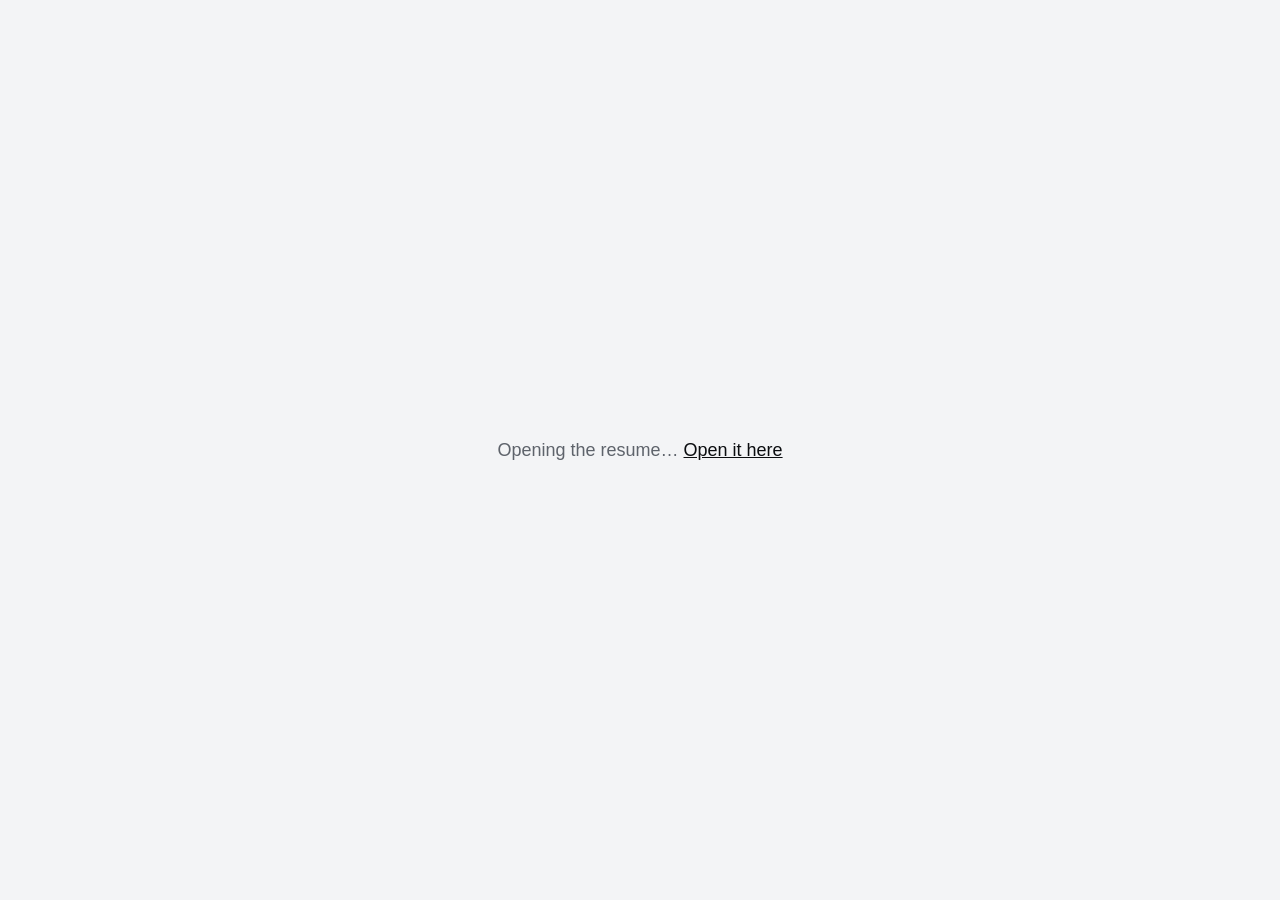
<file: resume.html>
<!doctype html>
<html lang="en">
<head>
  <meta charset="UTF-8" />
  <meta name="viewport" content="width=device-width, initial-scale=1.0" />
  <title>Resume · Mostafa Elkorashy</title>
  <meta name="robots" content="noindex" />
  <link rel="icon" href="assets/favicon.svg" type="image/svg+xml" />
  <!-- This page exists so Cloudflare Web Analytics counts resume opens as visits to /resume.
       It shows for a moment, then opens the PDF. -->
  <script>try{var t=localStorage.getItem("theme");if(!t)t=matchMedia("(prefers-color-scheme: dark)").matches?"dark":"light";document.documentElement.dataset.theme=t}catch(e){}</script>
  <style>
    :root { --paper: #F3F4F6; --ink: #0B0D10; --muted: #5E636B; }
    :root[data-theme="dark"] { --paper: #141312; --ink: #F2EFEA; --muted: #A8A39C; }
    html, body { height: 100%; margin: 0; }
    body { background: var(--paper); color: var(--muted); font: 400 18px/24px "Geist", "Helvetica Neue", Arial, sans-serif; display: grid; place-items: center; }
    a { color: var(--ink); font-weight: 500; }
  </style>
</head>
<body>
  <p>Opening the resume… <a id="pdf" href="assets/Mostafa-Elkorashy-Resume.pdf">Open it here</a></p>
  <script>
    // Wait for the page to finish loading (and the analytics beacon to start), then open the PDF in place.
    window.addEventListener("load", function () {
      setTimeout(function () { location.replace(document.getElementById("pdf").href); }, 700);
    });
  </script>
</body>
</html>
</file>
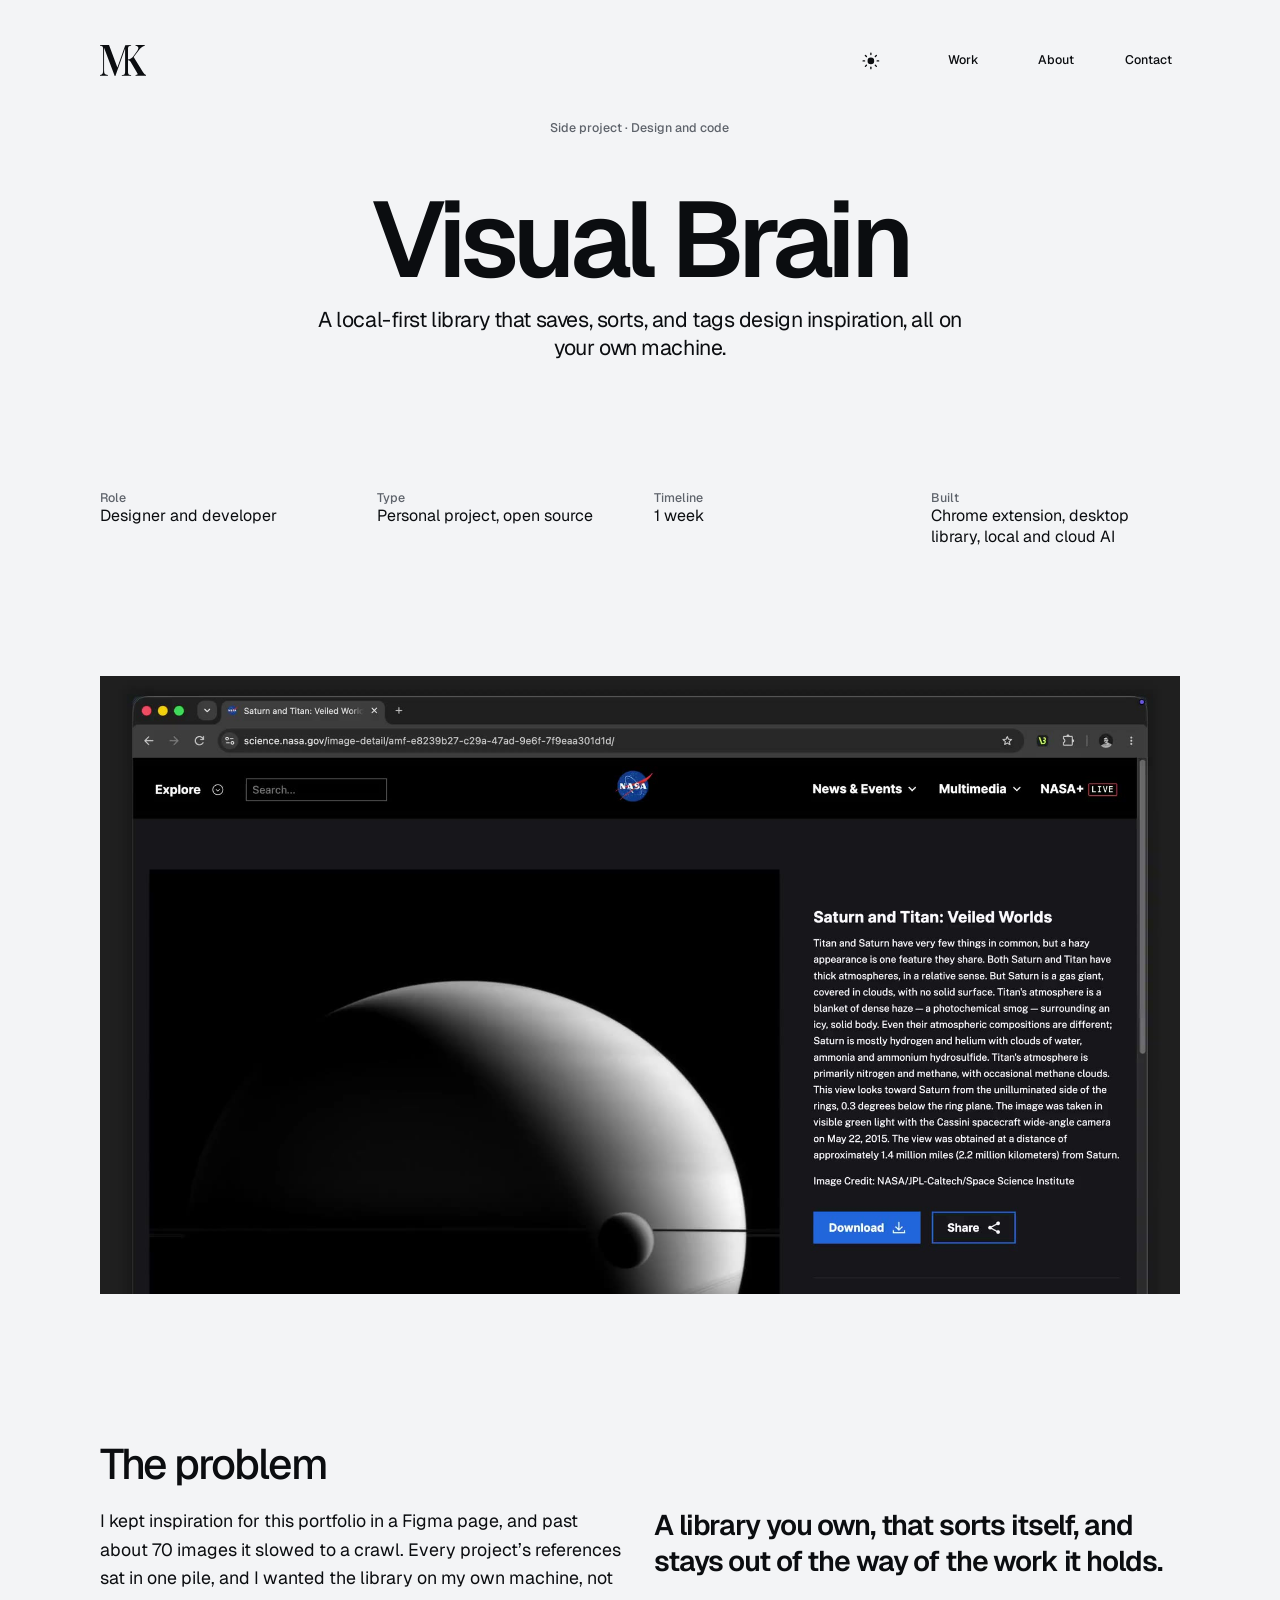
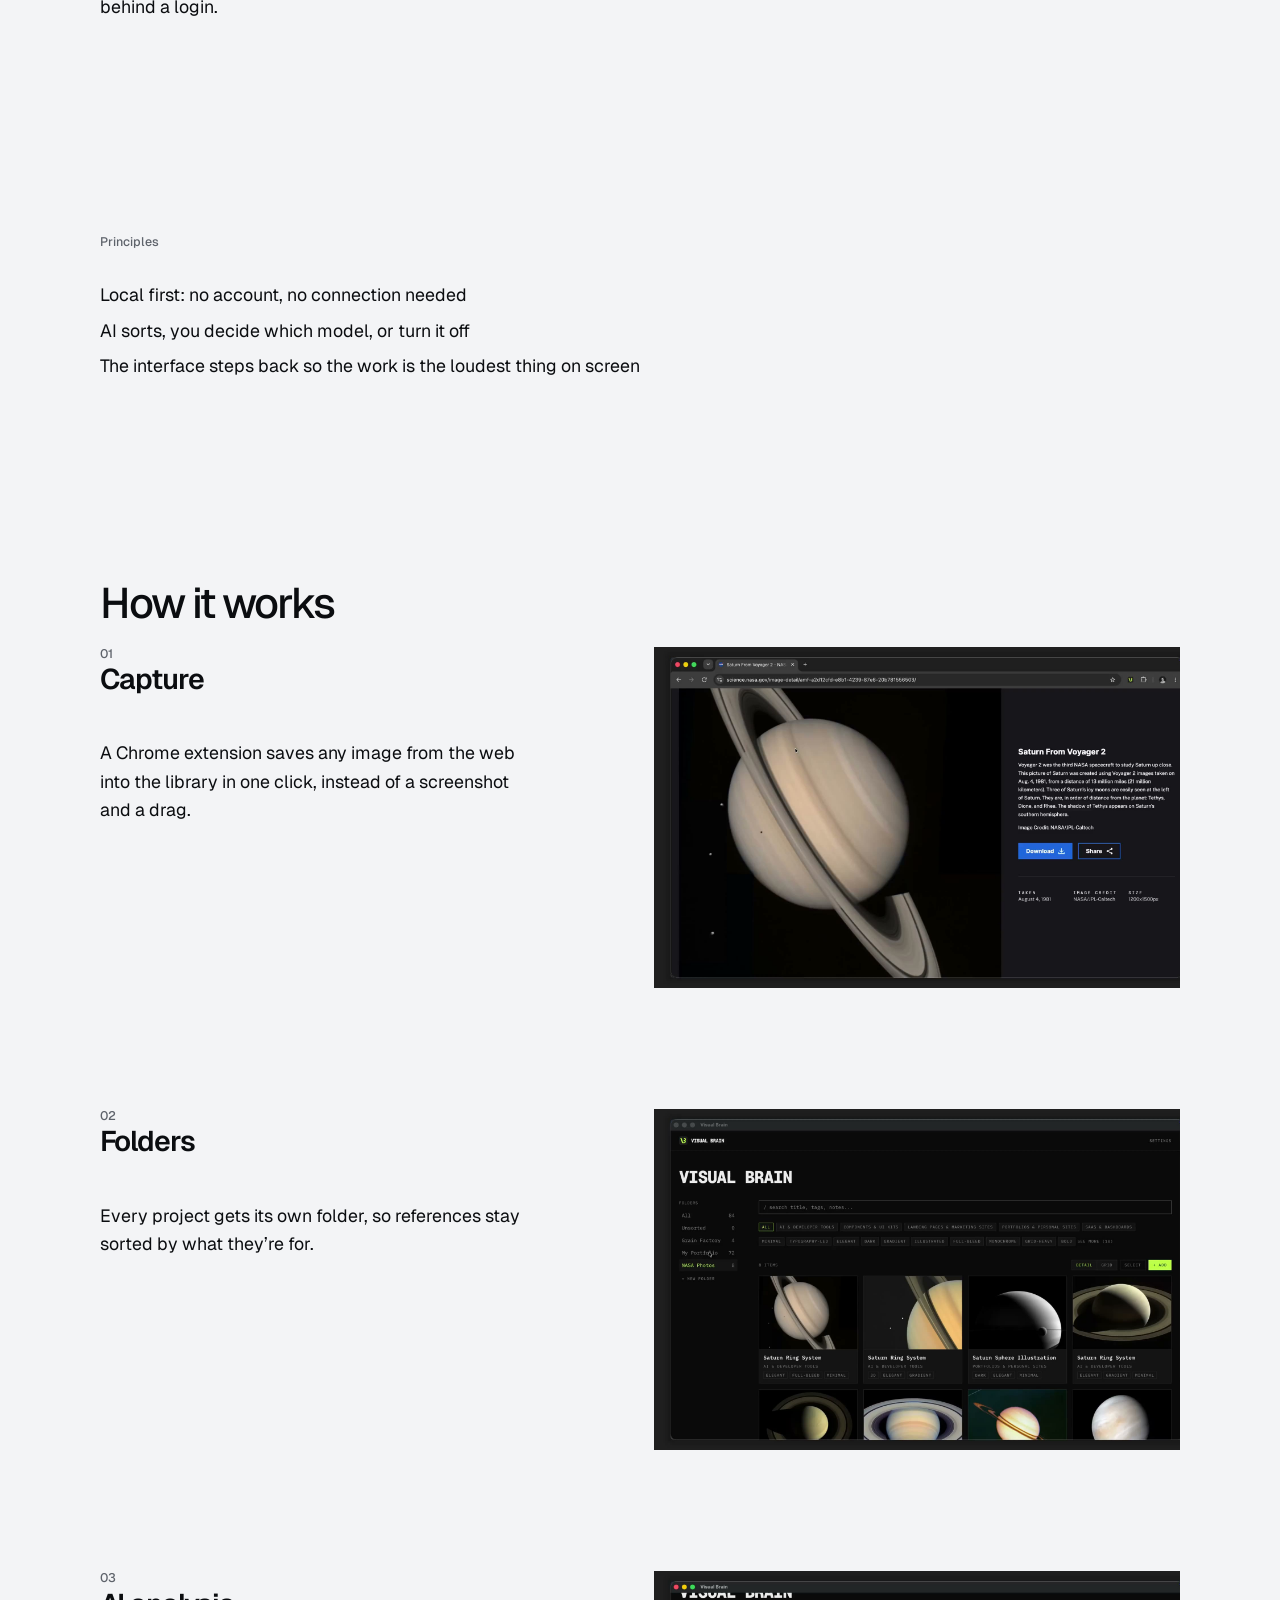
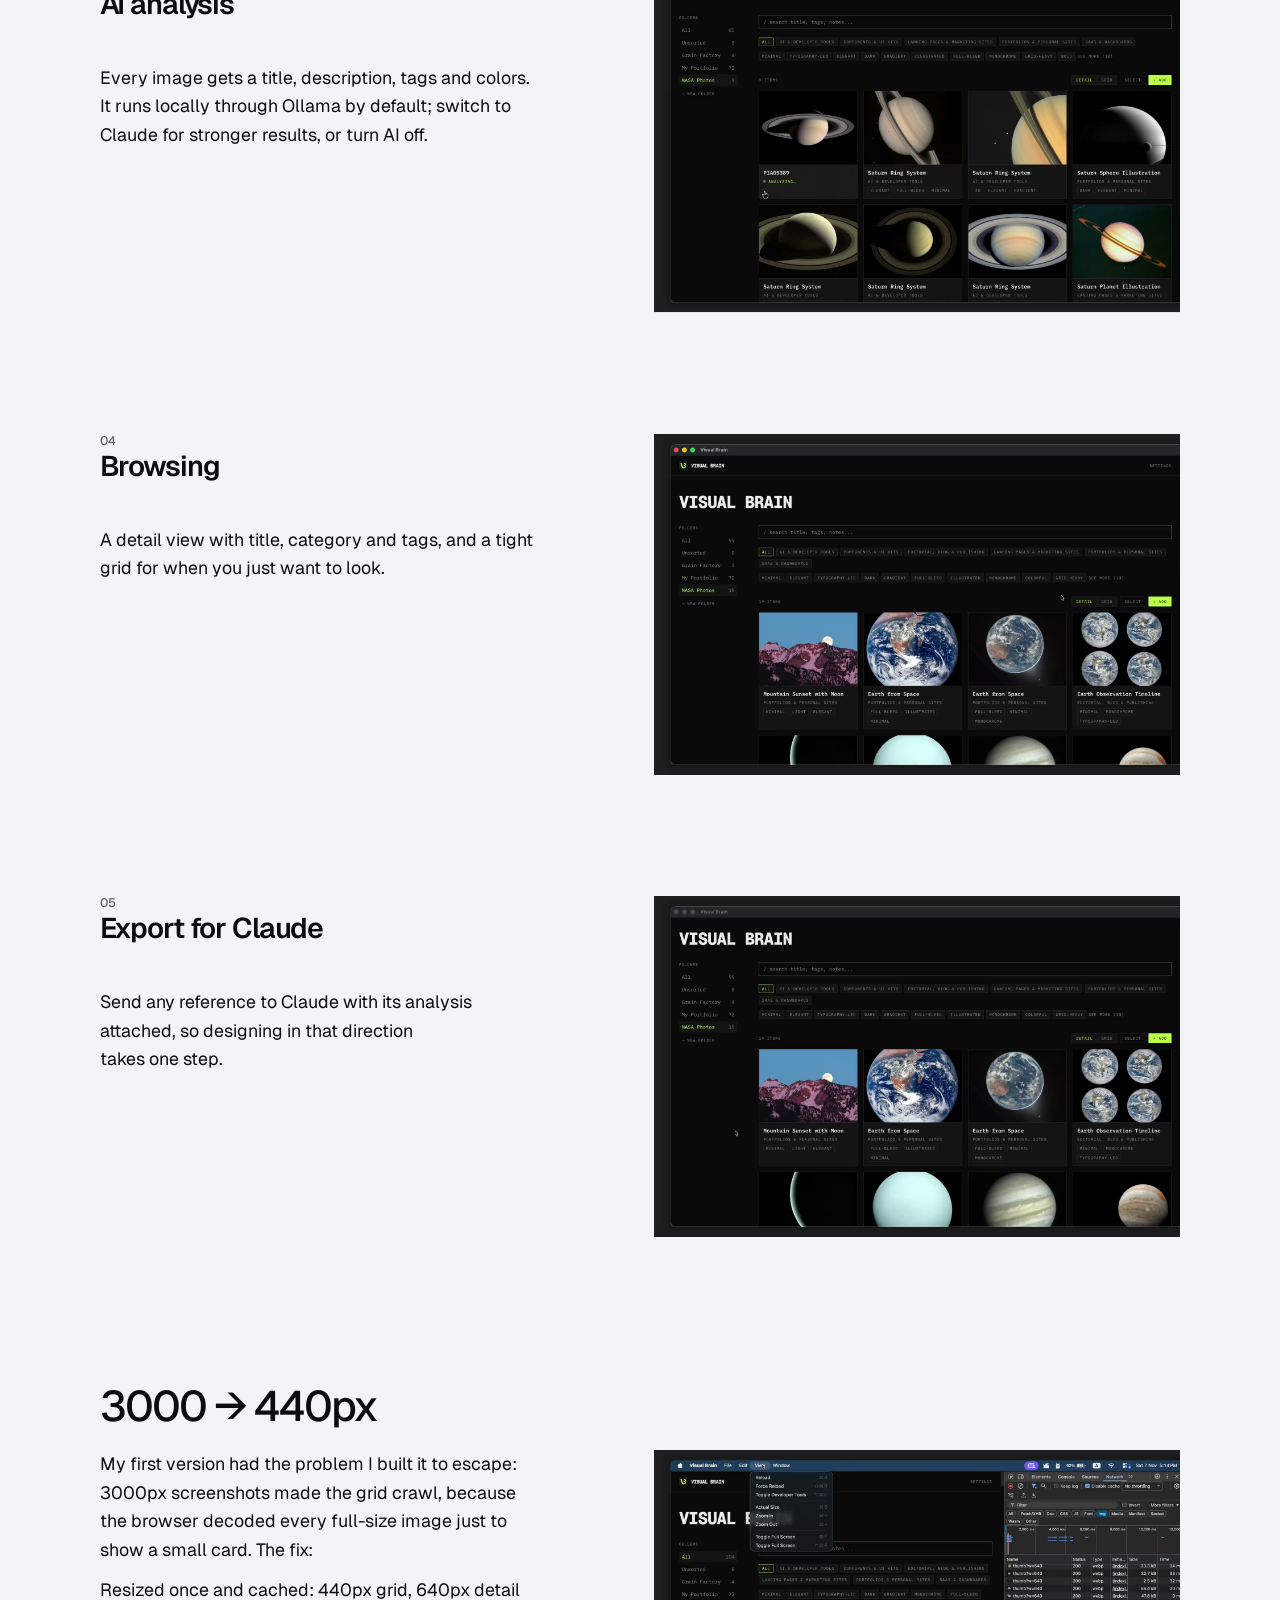
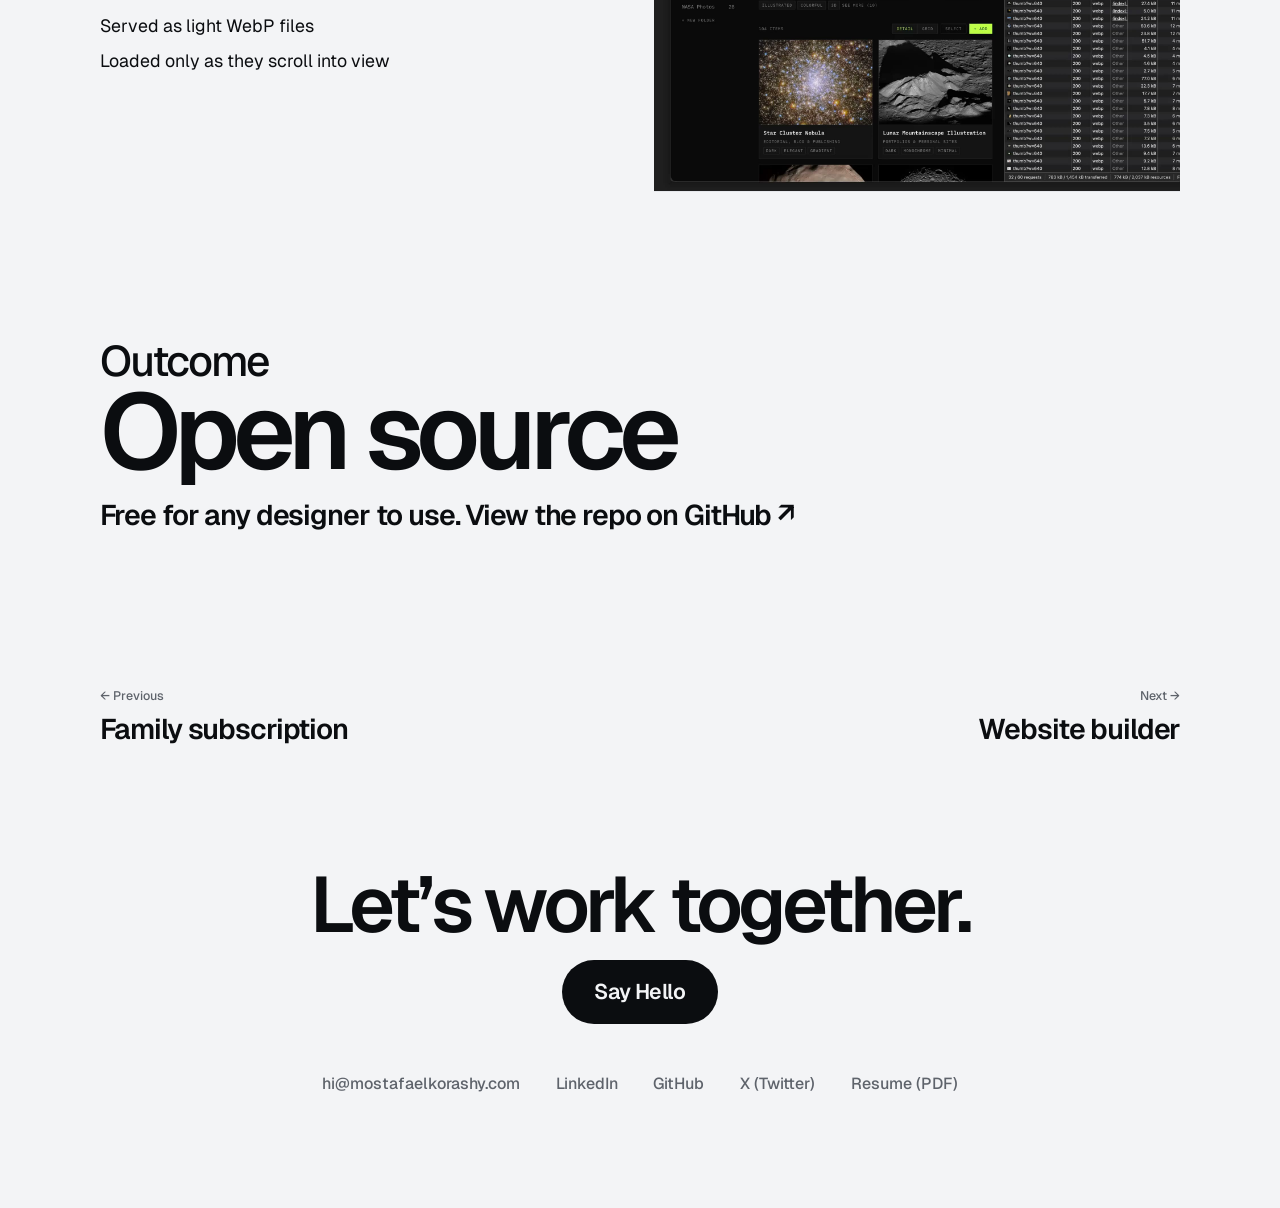
<file: visual-brain.html>
<!doctype html>
<html lang="en">
<head>
  <meta charset="UTF-8" />
  <meta name="viewport" content="width=device-width, initial-scale=1.0, viewport-fit=cover" />
  <title>Visual Brain · Mostafa Elkorashy</title>
  <meta name="description" content="A local-first library that saves, sorts, and tags design inspiration, all on your own machine." />
  <meta name="theme-color" content="#F3F4F6" />
  <link rel="canonical" href="https://mostafaelkorashy.com/visual-brain" />
  <link rel="icon" href="assets/favicon.svg" type="image/svg+xml" />
  <meta property="og:type" content="article" />
  <meta property="og:site_name" content="Mostafa Elkorashy" />
  <meta property="og:url" content="https://mostafaelkorashy.com/visual-brain" />
  <meta property="og:title" content="Visual Brain · Mostafa Elkorashy" />
  <meta property="og:description" content="A local-first library that saves, sorts, and tags design inspiration, all on your own machine." />
  <meta property="og:image" content="https://mostafaelkorashy.com/assets/images/og/og-visual-brain.jpg?v=4" />
  <meta property="og:image:width" content="1200" />
  <meta property="og:image:height" content="630" />
  <meta property="og:image:alt" content="Visual Brain library view" />
  <meta name="twitter:card" content="summary_large_image" />
  <script>try{var t=localStorage.getItem("theme");if(!t)t=matchMedia("(prefers-color-scheme: dark)").matches?"dark":"light";document.documentElement.dataset.theme=t}catch(e){}</script>
  <link rel="preconnect" href="https://fonts.googleapis.com" />
  <link rel="preconnect" href="https://fonts.gstatic.com" crossorigin />
  <link href="https://fonts.googleapis.com/css2?family=Geist:wght@200..800&display=swap" rel="stylesheet" />
  <link rel="stylesheet" href="home.css?v=17" />
  <link rel="stylesheet" href="case.css?v=21" />
</head>
<body>
  <div class="case" id="top">

    <!-- Title (centered), facts, hero video -->
    <section class="cs-grid first" aria-labelledby="cs-title">
      <header class="top">
        <a class="mk h-logo" href="index.html" aria-label="Mostafa Elkorashy, home">
          <svg viewBox="0 0 52 35" aria-hidden="true"><path fill="currentColor" d="M49.9586 32.6019C49.3741 32.0691 48.8662 31.4577 48.4493 30.7853L37.8539 13.5627L44.1289 5.25363C44.9984 4.05505 46.0773 3.02373 47.3136 2.20947C48.2493 1.62573 49.2799 1.21032 50.3586 0.981986V0H39.9971V0.981986C41.2071 1.01472 42.0712 1.30932 42.5894 1.86577C43.1076 2.42223 43.2497 3.20782 43.0158 4.22254C42.7642 5.22971 42.0825 6.45719 40.9706 7.90499L37.7331 12.2748C36.8914 13.3988 35.8718 14.3773 34.7145 15.1717C33.75 15.7994 32.6401 16.1675 31.4921 16.2405V5.20453C31.457 4.30485 31.5485 3.4047 31.7637 2.5305C31.8335 2.2692 31.9618 2.02725 32.139 1.82306C32.3162 1.61887 32.5376 1.4578 32.7863 1.35212C33.4947 1.09923 34.2416 0.971431 34.9937 0.974433V0L28.4281 0.147298L19.5646 25.4108L10.1427 0H0V0.981986C0.770836 0.975482 1.53692 1.10328 2.26399 1.35967C2.50752 1.46515 2.72325 1.62582 2.89416 1.829C3.06506 2.03218 3.18648 2.27233 3.24882 2.5305C3.45003 3.40687 3.53503 4.30594 3.50163 5.20453V27.8884C3.52798 29.027 3.44331 30.1655 3.24882 31.2876C3.15646 31.9774 2.80413 32.6057 2.26399 33.0438C1.58262 33.4776 0.805125 33.737 0 33.7992L0 34.7472C0.611158 34.6736 1.22585 34.6333 1.84138 34.6264C2.59604 34.6264 3.32051 34.5999 4.04876 34.5999C4.86757 34.5999 5.73166 34.5999 6.64103 34.6264C7.5504 34.6528 8.29374 34.683 8.87106 34.7472V33.7652C7.87994 33.718 6.91017 33.4605 6.02598 33.0098C5.70416 32.8026 5.4303 32.5289 5.22271 32.2072C5.01512 31.8854 4.8786 31.5229 4.82229 31.1441C4.61198 29.936 4.51972 28.7103 4.54684 27.4843V3.14236L16.5573 34.9096H17.2855L28.247 3.80331V29.5578C28.2788 30.4474 28.1874 31.3371 27.9753 32.2016C27.9061 32.4714 27.7724 32.7203 27.5857 32.9269C27.399 33.1335 27.165 33.2916 26.9037 33.3875C26.1448 33.6199 25.3577 33.747 24.5643 33.7652V34.7472H34.9937V33.7652C34.2435 33.7473 33.4999 33.6201 32.7863 33.3875C32.5349 33.2861 32.3111 33.1264 32.1333 32.9216C31.9555 32.7167 31.8289 32.4725 31.7637 32.2092C31.5517 31.3447 31.4603 30.4549 31.4921 29.5653V17.249C31.9255 17.2772 32.3532 17.3636 32.7637 17.5058C33.2133 17.6938 33.6107 17.988 33.9221 18.3631C34.4155 18.958 34.8502 19.5992 35.2201 20.278L41.8611 31.5709C42.3177 32.3564 42.4196 32.9079 42.1781 33.2176C41.9366 33.5273 41.2083 33.7161 39.9971 33.7803V34.7472H51.9585V33.7652C51.2289 33.4979 50.5519 33.1041 49.9586 32.6019Z"/></svg>
        </a>
        <nav class="h-nav" aria-label="Sections">
          <a href="index.html#work">Work</a>
          <a href="index.html#experience">About</a>
          <a href="#contact">Contact</a>
        </nav>
        <button class="theme-toggle" type="button" aria-label="Switch to dark mode" aria-pressed="false">
          <svg viewBox="0 0 24 24" aria-hidden="true">
            <mask id="tt-moon"><rect x="-4" y="-4" width="32" height="32" fill="#fff"/><circle class="tt-shadow" cx="12" cy="12" r="6" fill="#000"/></mask>
            <circle class="tt-core" cx="12" cy="12" r="4.5" fill="currentColor" mask="url(#tt-moon)"/>
            <g class="tt-rays" stroke="currentColor" stroke-width="1.8" stroke-linecap="round">
              <line x1="12" y1="1.5" x2="12" y2="3.5"/><line x1="12" y1="20.5" x2="12" y2="22.5"/><line x1="1.5" y1="12" x2="3.5" y2="12"/><line x1="20.5" y1="12" x2="22.5" y2="12"/>
              <line x1="4.6" y1="4.6" x2="6" y2="6"/><line x1="18" y1="18" x2="19.4" y2="19.4"/><line x1="4.6" y1="19.4" x2="6" y2="18"/><line x1="18" y1="6" x2="19.4" y2="4.6"/>
            </g>
          </svg>
        </button>
      </header>
      <p class="cs-kicker center end" style="grid-area: 2 / 1 / span 1 / span 12">Side project · Design and code</p>
      <h1 class="cs-h1" id="cs-title" style="grid-area: 3 / 1 / span 1 / span 12">Visual Brain</h1>
      <p class="cs-tldr center" style="grid-area: 4 / 3 / span 2 / span 8">A local-first library that saves, sorts, and tags design inspiration, all on your own machine.</p>

      <div style="grid-area: 6 / 1 / span 1 / span 3"><p class="cs-label">Role</p><p class="cs-value">Designer and developer</p></div>
      <div style="grid-area: 6 / 4 / span 1 / span 3"><p class="cs-label">Type</p><p class="cs-value">Personal project, open source</p></div>
      <div style="grid-area: 6 / 7 / span 1 / span 3"><p class="cs-label">Timeline</p><p class="cs-value">1 week</p></div>
      <div style="grid-area: 6 / 10 / span 1 / span 3"><p class="cs-label">Built</p><p class="cs-value">Chrome extension, desktop library, local and cloud AI</p></div>

      <figure class="cs-media gap-top" style="grid-area: 8 / 1 / span 7 / span 12; margin: 0">
        <video class="cs-video" src="assets/video/vb-01-overview.mp4" poster="assets/video/vb-01-overview.jpg" muted loop playsinline autoplay preload="metadata" aria-label="Visual Brain overview (screen recording)"></video>
      </figure>
    </section>

    <!-- The problem -->
    <section class="cs-grid" aria-labelledby="s-problem">
      <h2 class="section-title" id="s-problem" style="grid-area: 1 / 1 / span 1 / span 12">The problem</h2>
      <p class="cs-p" style="grid-area: 2 / 1 / span 2 / span 6">I kept inspiration for this portfolio in a Figma page, and past about 70 images it slowed to a crawl. Every project&rsquo;s references sat in one pile, and I wanted the library on my own machine, not behind a login.</p>
      <p class="cs-goal gap-top" style="grid-area: 2 / 7 / span 2 / span 6">A library you own, that sorts itself, and stays out of the way of the work it holds.</p>
      <p class="cs-label gap-top" style="grid-area: 5 / 1 / span 1 / span 12; align-self: end">Principles</p>
      <ul class="cs-list cs-tight" style="grid-area: 6 / 1 / span 2 / span 12">
        <li>Local first: no account, no connection needed</li>
        <li>AI sorts, you decide which model, or turn it off</li>
        <li>The interface steps back so the work is the loudest thing on screen</li>
      </ul>
    </section>

    <!-- How it works -->
    <section class="cs-grid" aria-labelledby="s-how">
      <h2 class="section-title" id="s-how" style="grid-area: 1 / 1 / span 1 / span 12">How it works</h2>
      <div class="gap-top" style="grid-area: 2 / 1 / span 4 / span 5">
        <p class="cs-label">01</p>
        <h3 class="cs-dt">Capture</h3>
        <p class="cs-p">A Chrome extension saves any image from the web into the library in one click, instead of a screenshot and a drag.</p>
      </div>
      <figure class="cs-media" style="grid-area: 2 / 7 / span 4 / span 6; margin: 0">
        <video class="cs-video" src="assets/video/vb-02-capture.mp4" poster="assets/video/vb-02-capture.jpg" muted loop playsinline autoplay preload="none" aria-label="Capture: saving an image from the web with the Chrome extension (screen recording)"></video>
      </figure>
      <div class="gap-top" style="grid-area: 7 / 1 / span 4 / span 5">
        <p class="cs-label">02</p>
        <h3 class="cs-dt">Folders</h3>
        <p class="cs-p">Every project gets its own folder, so references stay sorted by what they&rsquo;re for.</p>
      </div>
      <figure class="cs-media" style="grid-area: 7 / 7 / span 4 / span 6; margin: 0">
        <video class="cs-video" src="assets/video/vb-03-folders.mp4" poster="assets/video/vb-03-folders.jpg" muted loop playsinline autoplay preload="none" aria-label="Folders: references sorted by project (screen recording)"></video>
      </figure>
      <div class="gap-top" style="grid-area: 12 / 1 / span 4 / span 5">
        <p class="cs-label">03</p>
        <h3 class="cs-dt">AI analysis</h3>
        <p class="cs-p">Every image gets a title, description, tags and colors. It runs locally through Ollama by default; switch to Claude for stronger results, or turn AI off.</p>
      </div>
      <figure class="cs-media" style="grid-area: 12 / 7 / span 4 / span 6; margin: 0">
        <video class="cs-video" src="assets/video/vb-04-ai-analysis.mp4" poster="assets/video/vb-04-ai-analysis.jpg" muted loop playsinline autoplay preload="none" aria-label="AI analysis: title, description, tags and colors filled in automatically (screen recording)"></video>
      </figure>
      <div class="gap-top" style="grid-area: 17 / 1 / span 4 / span 5">
        <p class="cs-label">04</p>
        <h3 class="cs-dt">Browsing</h3>
        <p class="cs-p">A detail view with title, category and tags, and a tight grid for when you just want to look.</p>
      </div>
      <figure class="cs-media" style="grid-area: 17 / 7 / span 4 / span 6; margin: 0">
        <video class="cs-video" src="assets/video/vb-05-browsing.mp4" poster="assets/video/vb-05-browsing.jpg" muted loop playsinline autoplay preload="none" aria-label="Browsing: detail view and tight grid (screen recording)"></video>
      </figure>
      <div class="gap-top" style="grid-area: 22 / 1 / span 4 / span 5">
        <p class="cs-label">05</p>
        <h3 class="cs-dt">Export for Claude</h3>
        <p class="cs-p">Send any reference to Claude with its analysis attached, so designing in that direction takes one step.</p>
      </div>
      <figure class="cs-media" style="grid-area: 22 / 7 / span 4 / span 6; margin: 0">
        <video class="cs-video" src="assets/video/vb-06-export-for-claude.mp4" poster="assets/video/vb-06-export-for-claude.jpg" muted loop playsinline autoplay preload="none" aria-label="Export for Claude: sending a reference with its analysis (screen recording)"></video>
      </figure>
    </section>

    <!-- Engineering -->
    <section class="cs-grid" aria-labelledby="s-perf">
      <h2 class="section-title" id="s-perf" style="grid-area: 1 / 1 / span 1 / span 12">3000 &rarr; 440px</h2>
      <div style="grid-area: 2 / 1 / span 4 / span 5">
        <p class="cs-p">My first version had the problem I built it to escape: 3000px screenshots made the grid crawl, because the browser decoded every full-size image just to show a small card. The fix:</p>
        <ul class="cs-list cs-tight" style="margin-top: 8px">
          <li>Resized once and cached: 440px grid, 640px detail</li>
          <li>Served as light WebP files</li>
          <li>Loaded only as they scroll into view</li>
        </ul>
      </div>
      <figure class="cs-media" style="grid-area: 2 / 7 / span 4 / span 6; margin: 0">
        <video class="cs-video" src="assets/video/vb-07-3000px.mp4" poster="assets/video/vb-07-3000px.jpg" muted loop playsinline autoplay preload="none" aria-label="Grid loading resized images instead of full-size screenshots (screen recording)"></video>
      </figure>
    </section>

    <!-- Outcome -->
    <section class="cs-grid" aria-labelledby="s-outcome">
      <h2 class="section-title" id="s-outcome" style="grid-area: 1 / 1 / span 1 / span 12">Outcome</h2>
      <p class="cs-stat cs-stat-word" style="grid-area: 2 / 1 / span 1 / span 12">Open source</p>
      <p class="cs-goal" style="grid-area: 3 / 1 / span 1 / span 12">Free for any designer to use. <a href="https://github.com/melkorashyux/Visual-brain" target="_blank" rel="noopener">View the repo on GitHub ↗</a></p>
    </section>

    <!-- Previous / next case study -->
    <nav class="cs-grid cs-pn" aria-label="More case studies">
      <a class="pn" href="family-subscription.html" style="grid-area: 1 / 1 / span 1 / span 6"><span class="pn-label">&larr; Previous</span><span class="pn-t">Family subscription</span></a>
      <a class="pn r" href="website-builder.html" style="grid-area: 1 / 7 / span 1 / span 6"><span class="pn-label">Next &rarr;</span><span class="pn-t">Website builder</span></a>
    </nav>

    <!-- Contact (centered) -->
    <section class="cs-grid" aria-label="Contact">
      <footer class="contact">
        <h2 class="ftitle" id="contact">Let&rsquo;s work together.</h2>
        <a class="cta fcta" href="mailto:hi@mostafaelkorashy.com">Say Hello</a>
        <nav class="links" aria-label="Contact and profiles">
          <a href="mailto:hi@mostafaelkorashy.com">hi@mostafaelkorashy.com</a>
          <a href="https://www.linkedin.com/in/melkorashyux/" target="_blank" rel="noopener">LinkedIn</a>
          <a href="https://github.com/melkorashyux" target="_blank" rel="noopener">GitHub</a>
          <a href="https://x.com/melkorashyux" target="_blank" rel="noopener">X (Twitter)</a>
          <a href="resume" target="_blank" rel="noopener">Resume (PDF)</a>
        </nav>
      </footer>
    </section>

  </div>
  <script>
    /* reduced motion: no autoplay, show the poster and controls instead */
    if (window.matchMedia('(prefers-reduced-motion: reduce)').matches) {
      document.querySelectorAll('.cs-video').forEach(function (v) { v.removeAttribute('autoplay'); v.pause(); v.controls = true; });
    }
  </script>
  <script src="theme.js?v=5"></script>
</body>
</html>
</file>
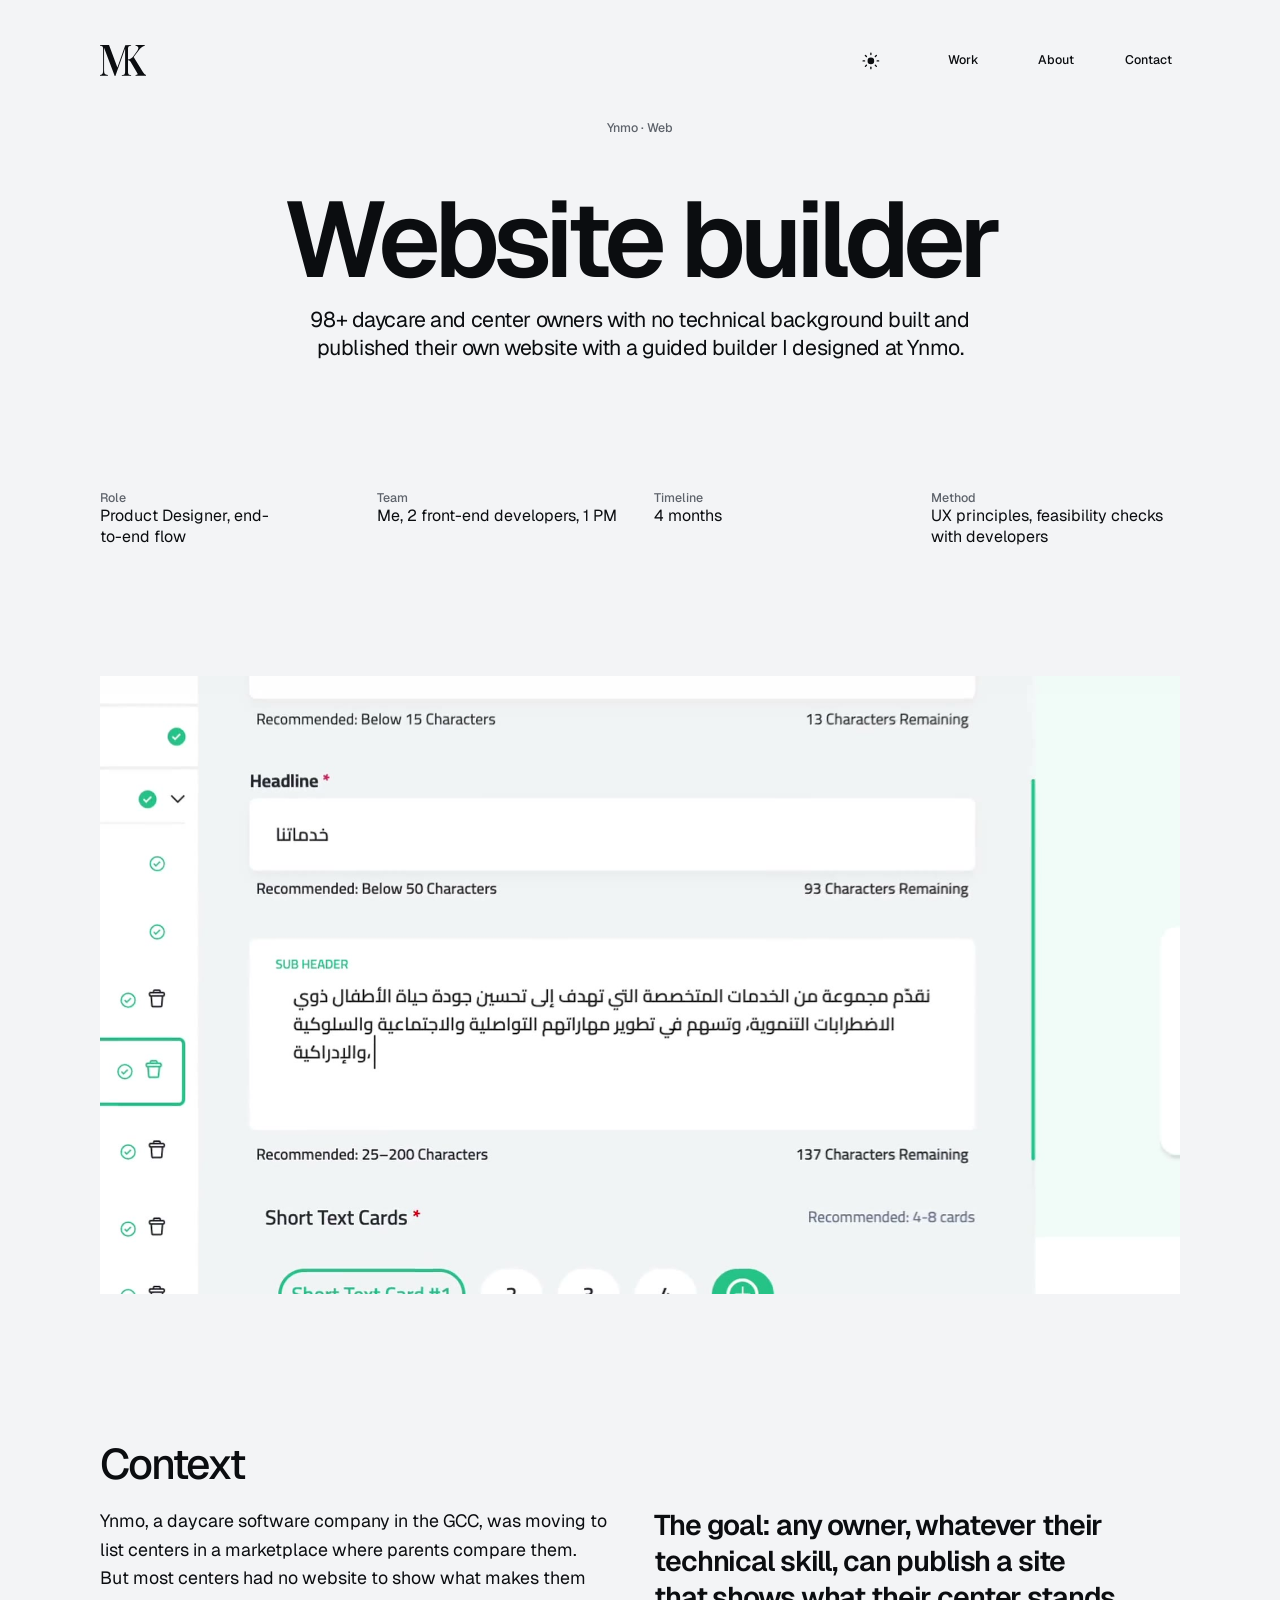
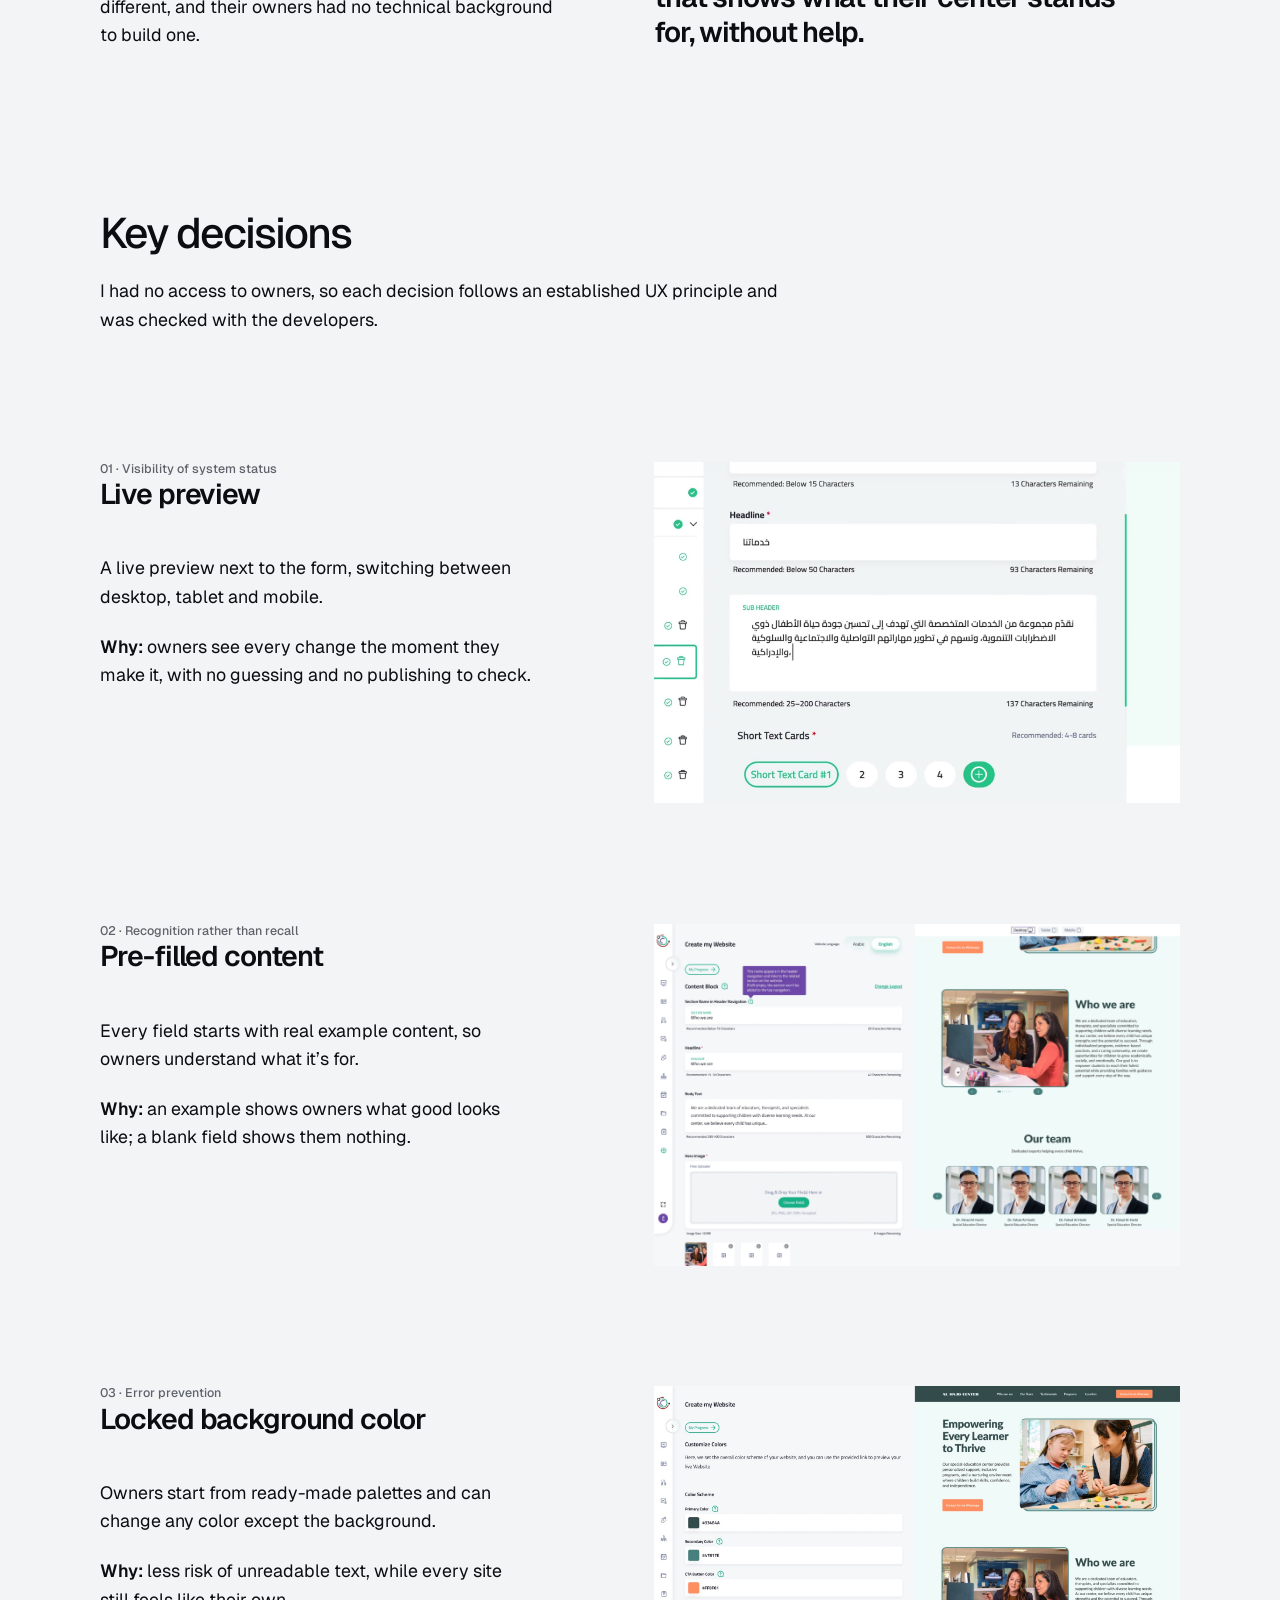
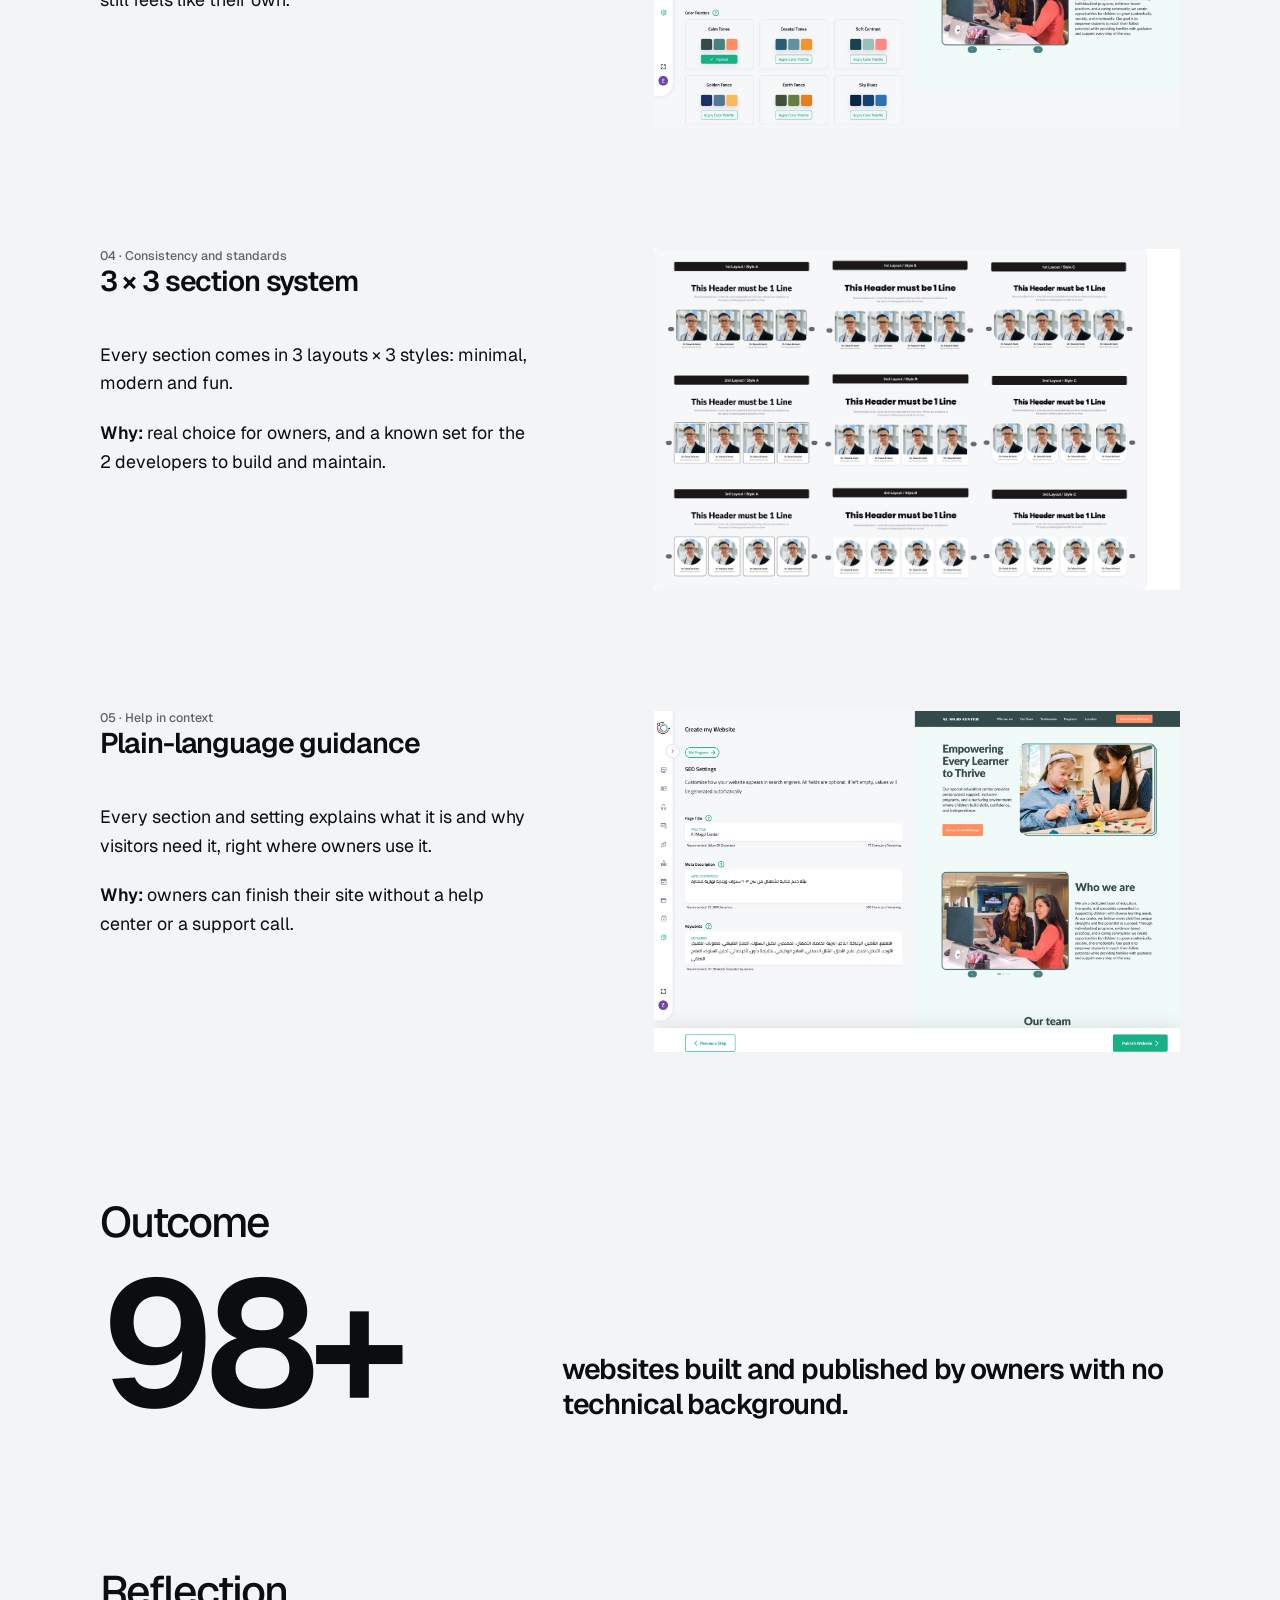
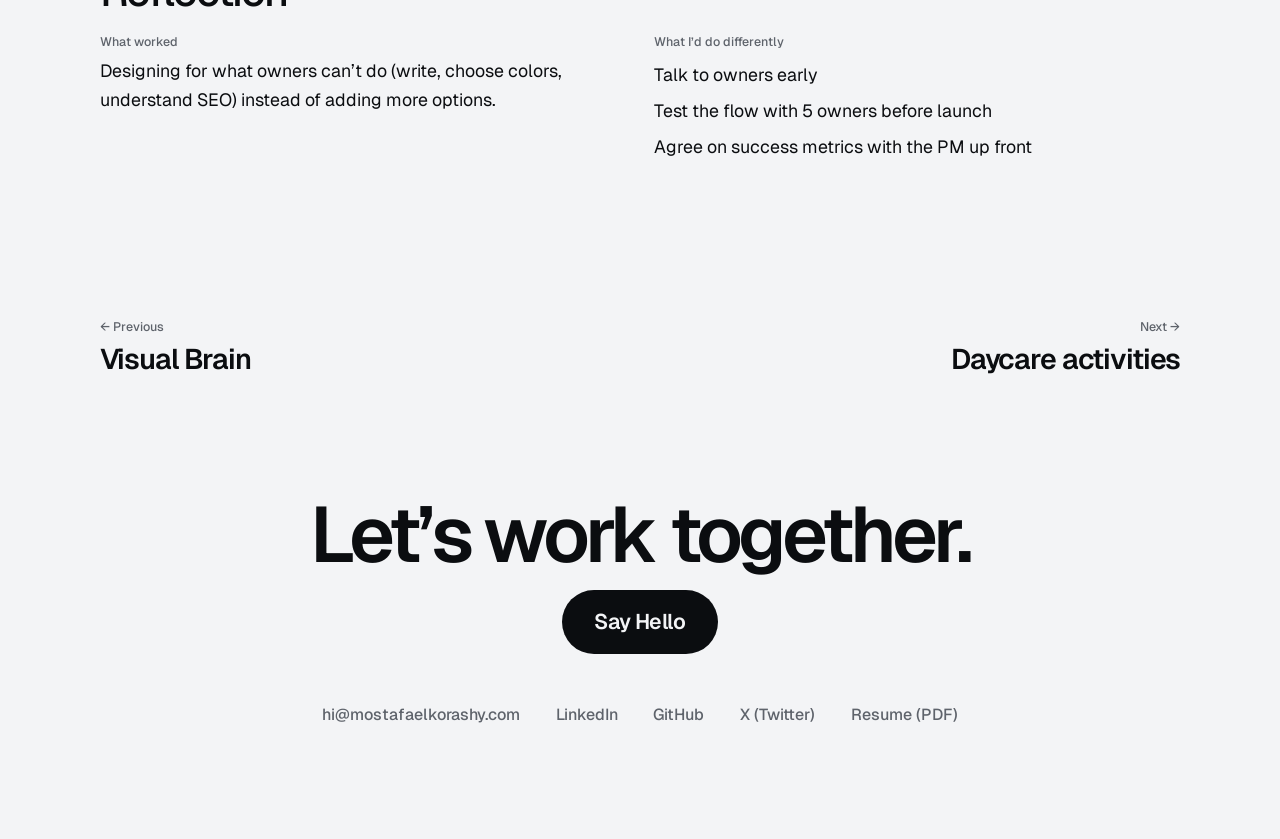
<file: website-builder.html>
<!doctype html>
<html lang="en">
<head>
  <meta charset="UTF-8" />
  <meta name="viewport" content="width=device-width, initial-scale=1.0, viewport-fit=cover" />
  <title>Website Builder · Mostafa Elkorashy</title>
  <meta name="description" content="98+ daycare and center owners with no technical background built and published their own website with a guided builder I designed at Ynmo." />
  <meta name="theme-color" content="#F3F4F6" />
  <link rel="canonical" href="https://mostafaelkorashy.com/website-builder" />
  <link rel="icon" href="assets/favicon.svg" type="image/svg+xml" />
  <meta property="og:type" content="article" />
  <meta property="og:site_name" content="Mostafa Elkorashy" />
  <meta property="og:url" content="https://mostafaelkorashy.com/website-builder" />
  <meta property="og:title" content="Website Builder · Mostafa Elkorashy" />
  <meta property="og:description" content="98+ daycare and center owners with no technical background built and published their own website with a guided builder I designed at Ynmo." />
  <meta property="og:image" content="https://mostafaelkorashy.com/assets/images/og/og-website-builder.jpg?v=4" />
  <meta property="og:image:width" content="1200" />
  <meta property="og:image:height" content="630" />
  <meta property="og:image:alt" content="Website Builder case study: color customization with a live site preview" />
  <meta name="twitter:card" content="summary_large_image" />
  <script>try{var t=localStorage.getItem("theme");if(!t)t=matchMedia("(prefers-color-scheme: dark)").matches?"dark":"light";document.documentElement.dataset.theme=t}catch(e){}</script>
  <link rel="preconnect" href="https://fonts.googleapis.com" />
  <link rel="preconnect" href="https://fonts.gstatic.com" crossorigin />
  <link href="https://fonts.googleapis.com/css2?family=Geist:wght@200..800&display=swap" rel="stylesheet" />
  <link rel="stylesheet" href="home.css?v=17" />
  <link rel="stylesheet" href="case.css?v=21" />
</head>
<body>
  <div class="case" id="top">

    <!-- Title (centered), facts, hero video -->
    <section class="cs-grid first" aria-labelledby="cs-title">
      <header class="top">
        <a class="mk h-logo" href="index.html" aria-label="Mostafa Elkorashy, home">
          <svg viewBox="0 0 52 35" aria-hidden="true"><path fill="currentColor" d="M49.9586 32.6019C49.3741 32.0691 48.8662 31.4577 48.4493 30.7853L37.8539 13.5627L44.1289 5.25363C44.9984 4.05505 46.0773 3.02373 47.3136 2.20947C48.2493 1.62573 49.2799 1.21032 50.3586 0.981986V0H39.9971V0.981986C41.2071 1.01472 42.0712 1.30932 42.5894 1.86577C43.1076 2.42223 43.2497 3.20782 43.0158 4.22254C42.7642 5.22971 42.0825 6.45719 40.9706 7.90499L37.7331 12.2748C36.8914 13.3988 35.8718 14.3773 34.7145 15.1717C33.75 15.7994 32.6401 16.1675 31.4921 16.2405V5.20453C31.457 4.30485 31.5485 3.4047 31.7637 2.5305C31.8335 2.2692 31.9618 2.02725 32.139 1.82306C32.3162 1.61887 32.5376 1.4578 32.7863 1.35212C33.4947 1.09923 34.2416 0.971431 34.9937 0.974433V0L28.4281 0.147298L19.5646 25.4108L10.1427 0H0V0.981986C0.770836 0.975482 1.53692 1.10328 2.26399 1.35967C2.50752 1.46515 2.72325 1.62582 2.89416 1.829C3.06506 2.03218 3.18648 2.27233 3.24882 2.5305C3.45003 3.40687 3.53503 4.30594 3.50163 5.20453V27.8884C3.52798 29.027 3.44331 30.1655 3.24882 31.2876C3.15646 31.9774 2.80413 32.6057 2.26399 33.0438C1.58262 33.4776 0.805125 33.737 0 33.7992L0 34.7472C0.611158 34.6736 1.22585 34.6333 1.84138 34.6264C2.59604 34.6264 3.32051 34.5999 4.04876 34.5999C4.86757 34.5999 5.73166 34.5999 6.64103 34.6264C7.5504 34.6528 8.29374 34.683 8.87106 34.7472V33.7652C7.87994 33.718 6.91017 33.4605 6.02598 33.0098C5.70416 32.8026 5.4303 32.5289 5.22271 32.2072C5.01512 31.8854 4.8786 31.5229 4.82229 31.1441C4.61198 29.936 4.51972 28.7103 4.54684 27.4843V3.14236L16.5573 34.9096H17.2855L28.247 3.80331V29.5578C28.2788 30.4474 28.1874 31.3371 27.9753 32.2016C27.9061 32.4714 27.7724 32.7203 27.5857 32.9269C27.399 33.1335 27.165 33.2916 26.9037 33.3875C26.1448 33.6199 25.3577 33.747 24.5643 33.7652V34.7472H34.9937V33.7652C34.2435 33.7473 33.4999 33.6201 32.7863 33.3875C32.5349 33.2861 32.3111 33.1264 32.1333 32.9216C31.9555 32.7167 31.8289 32.4725 31.7637 32.2092C31.5517 31.3447 31.4603 30.4549 31.4921 29.5653V17.249C31.9255 17.2772 32.3532 17.3636 32.7637 17.5058C33.2133 17.6938 33.6107 17.988 33.9221 18.3631C34.4155 18.958 34.8502 19.5992 35.2201 20.278L41.8611 31.5709C42.3177 32.3564 42.4196 32.9079 42.1781 33.2176C41.9366 33.5273 41.2083 33.7161 39.9971 33.7803V34.7472H51.9585V33.7652C51.2289 33.4979 50.5519 33.1041 49.9586 32.6019Z"/></svg>
        </a>
        <nav class="h-nav" aria-label="Sections">
          <a href="index.html#work">Work</a>
          <a href="index.html#experience">About</a>
          <a href="#contact">Contact</a>
        </nav>
        <button class="theme-toggle" type="button" aria-label="Switch to dark mode" aria-pressed="false">
          <svg viewBox="0 0 24 24" aria-hidden="true">
            <mask id="tt-moon"><rect x="-4" y="-4" width="32" height="32" fill="#fff"/><circle class="tt-shadow" cx="12" cy="12" r="6" fill="#000"/></mask>
            <circle class="tt-core" cx="12" cy="12" r="4.5" fill="currentColor" mask="url(#tt-moon)"/>
            <g class="tt-rays" stroke="currentColor" stroke-width="1.8" stroke-linecap="round">
              <line x1="12" y1="1.5" x2="12" y2="3.5"/><line x1="12" y1="20.5" x2="12" y2="22.5"/><line x1="1.5" y1="12" x2="3.5" y2="12"/><line x1="20.5" y1="12" x2="22.5" y2="12"/>
              <line x1="4.6" y1="4.6" x2="6" y2="6"/><line x1="18" y1="18" x2="19.4" y2="19.4"/><line x1="4.6" y1="19.4" x2="6" y2="18"/><line x1="18" y1="6" x2="19.4" y2="4.6"/>
            </g>
          </svg>
        </button>
      </header>
      <p class="cs-kicker center end" style="grid-area: 2 / 1 / span 1 / span 12">Ynmo · Web</p>
      <h1 class="cs-h1" id="cs-title" style="grid-area: 3 / 1 / span 1 / span 12">Website builder</h1>
      <p class="cs-tldr center" style="grid-area: 4 / 3 / span 2 / span 8">98+ daycare and center owners with no technical background built and published their own website with a guided builder I designed at Ynmo.</p>

      <div style="grid-area: 6 / 1 / span 1 / span 3"><p class="cs-label">Role</p><p class="cs-value">Product Designer, end-to-end flow</p></div>
      <div style="grid-area: 6 / 4 / span 1 / span 3"><p class="cs-label">Team</p><p class="cs-value">Me, 2 front-end developers, 1 PM</p></div>
      <div style="grid-area: 6 / 7 / span 1 / span 3"><p class="cs-label">Timeline</p><p class="cs-value">4 months</p></div>
      <div style="grid-area: 6 / 10 / span 1 / span 3"><p class="cs-label">Method</p><p class="cs-value">UX principles, feasibility checks with developers</p></div>

      <figure class="cs-media gap-top" style="grid-area: 8 / 1 / span 7 / span 12; margin: 0">
        <video class="cs-video" src="assets/video/wb-00-live-preview.mp4" poster="assets/video/wb-00-live-preview.jpg" muted loop playsinline autoplay preload="metadata" aria-label="The builder: an owner edits a section in Arabic and the live preview updates (screen recording)"></video>
      </figure>
    </section>

    <!-- Context -->
    <section class="cs-grid" aria-labelledby="s-context">
      <h2 class="section-title" id="s-context" style="grid-area: 1 / 1 / span 1 / span 12">Context</h2>
      <p class="cs-p" style="grid-area: 2 / 1 / span 2 / span 6">Ynmo, a daycare software company in the GCC, was moving to list centers in a marketplace where parents compare them. But most centers had no website to show what makes them different, and their owners had no technical background to build one.</p>
      <p class="cs-goal gap-top" style="grid-area: 2 / 7 / span 2 / span 6">The goal: any owner, whatever their technical skill, can publish a site that shows what their center stands for, without help.</p>
    </section>

    <!-- Key decisions -->
    <section class="cs-grid" aria-labelledby="s-decisions">
      <h2 class="section-title" id="s-decisions" style="grid-area: 1 / 1 / span 1 / span 12">Key decisions</h2>
      <p class="cs-p" style="grid-area: 2 / 1 / span 1 / span 8">I had no access to owners, so each decision follows an established UX principle and was checked with the developers.</p>
      <div class="gap-top" style="grid-area: 4 / 1 / span 4 / span 5">
        <p class="cs-label">01 · Visibility of system status</p>
        <h3 class="cs-dt">Live preview</h3>
        <p class="cs-p">A live preview next to the form, switching between desktop, tablet and mobile.</p>
        <p class="cs-why"><b>Why:</b> owners see every change the moment they make it, with no guessing and no publishing to check.</p>
      </div>
      <figure class="cs-media" style="grid-area: 4 / 7 / span 4 / span 6; margin: 0">
        <video class="cs-video" src="assets/video/wb-00-live-preview.mp4" poster="assets/video/wb-00-live-preview.jpg" muted loop playsinline autoplay preload="none" aria-label="Live preview: each edit in the form shows up in the site preview right away (screen recording)"></video>
      </figure>
      <div class="gap-top" style="grid-area: 9 / 1 / span 4 / span 5">
        <p class="cs-label">02 · Recognition rather than recall</p>
        <h3 class="cs-dt">Pre-filled content</h3>
        <p class="cs-p">Every field starts with real example content, so owners understand what it&rsquo;s for.</p>
        <p class="cs-why"><b>Why:</b> an example shows owners what good looks like; a blank field shows them nothing.</p>
      </div>
      <figure class="cs-media" style="grid-area: 9 / 7 / span 4 / span 6; margin: 0">
        <img src="assets/images/wb-04-adding-content.jpg" alt="Adding content: each field starts with example text the owner can edit" width="2400" height="1832" loading="lazy" decoding="async" />
      </figure>
      <div class="gap-top" style="grid-area: 14 / 1 / span 4 / span 5">
        <p class="cs-label">03 · Error prevention</p>
        <h3 class="cs-dt">Locked background color</h3>
        <p class="cs-p">Owners start from ready-made palettes and can change any color except the background.</p>
        <p class="cs-why"><b>Why:</b> less risk of unreadable text, while every site still feels like their own.</p>
      </div>
      <figure class="cs-media" style="grid-area: 14 / 7 / span 4 / span 6; margin: 0">
        <img src="assets/images/wb-05-color-customization.jpg" alt="Color customization: ready-made palettes with a locked background color" width="1800" height="1656" loading="lazy" decoding="async" />
      </figure>
      <div class="gap-top" style="grid-area: 19 / 1 / span 4 / span 5">
        <p class="cs-label">04 · Consistency and standards</p>
        <h3 class="cs-dt">3 &times; 3 section system</h3>
        <p class="cs-p">Every section comes in 3 layouts &times; 3 styles: minimal, modern and fun.</p>
        <p class="cs-why"><b>Why:</b> real choice for owners, and a known set for the 2 developers to build and maintain.</p>
      </div>
      <figure class="cs-media" style="grid-area: 19 / 7 / span 4 / span 6; margin: 0">
        <img style="object-fit: contain; background: #FFFFFF" src="assets/images/wb-07-layouts-styles.jpg" alt="The 3 by 3 section system: 3 layouts in 3 styles" width="2400" height="1662" loading="lazy" decoding="async" />
      </figure>
      <div class="gap-top" style="grid-area: 24 / 1 / span 4 / span 5">
        <p class="cs-label">05 · Help in context</p>
        <h3 class="cs-dt">Plain-language guidance</h3>
        <p class="cs-p">Every section and setting explains what it is and why visitors need it, right where owners use it.</p>
        <p class="cs-why"><b>Why:</b> owners can finish their site without a help center or a support call.</p>
      </div>
      <figure class="cs-media" style="grid-area: 24 / 7 / span 4 / span 6; margin: 0">
        <img src="assets/images/wb-06-seo-settings.jpg" alt="SEO settings: each field explained in plain language with an example" width="1800" height="1187" loading="lazy" decoding="async" />
      </figure>
    </section>

    <!-- Outcome -->
    <section class="cs-grid" aria-labelledby="s-outcome">
      <h2 class="section-title" id="s-outcome" style="grid-area: 1 / 1 / span 1 / span 12">Outcome</h2>
      <p class="cs-stat" aria-hidden="true" style="grid-area: 2 / 1 / span 2 / span 5">98+</p>
      <p class="cs-goal" style="grid-area: 3 / 6 / span 1 / span 7; align-self: end">websites built and published by owners with no technical background.</p>
    </section>

    <!-- Reflection -->
    <section class="cs-grid" aria-labelledby="s-reflection">
      <h2 class="section-title" id="s-reflection" style="grid-area: 1 / 1 / span 1 / span 12">Reflection</h2>
      <div style="grid-area: 2 / 1 / span 2 / span 6">
        <p class="cs-label">What worked</p>
        <p class="cs-p" style="margin-top: 8px">Designing for what owners can&rsquo;t do (write, choose colors, understand SEO) instead of adding more options.</p>
      </div>
      <div class="gap-top" style="grid-area: 2 / 7 / span 2 / span 6">
        <p class="cs-label">What I&rsquo;d do differently</p>
        <ul class="cs-list cs-tight" style="margin-top: 8px">
          <li>Talk to owners early</li>
          <li>Test the flow with 5 owners before launch</li>
          <li>Agree on success metrics with the PM up front</li>
        </ul>
      </div>
    </section>

    <!-- Previous / next case study -->
    <nav class="cs-grid cs-pn" aria-label="More case studies">
      <a class="pn" href="visual-brain.html" style="grid-area: 1 / 1 / span 1 / span 6"><span class="pn-label">&larr; Previous</span><span class="pn-t">Visual Brain</span></a>
      <a class="pn r" href="daycare-activities.html" style="grid-area: 1 / 7 / span 1 / span 6"><span class="pn-label">Next &rarr;</span><span class="pn-t">Daycare activities</span></a>
    </nav>

    <!-- Contact (centered) -->
    <section class="cs-grid" aria-label="Contact">
      <footer class="contact">
        <h2 class="ftitle" id="contact">Let&rsquo;s work together.</h2>
        <a class="cta fcta" href="mailto:hi@mostafaelkorashy.com">Say Hello</a>
        <nav class="links" aria-label="Contact and profiles">
          <a href="mailto:hi@mostafaelkorashy.com">hi@mostafaelkorashy.com</a>
          <a href="https://www.linkedin.com/in/melkorashyux/" target="_blank" rel="noopener">LinkedIn</a>
          <a href="https://github.com/melkorashyux" target="_blank" rel="noopener">GitHub</a>
          <a href="https://x.com/melkorashyux" target="_blank" rel="noopener">X (Twitter)</a>
          <a href="resume" target="_blank" rel="noopener">Resume (PDF)</a>
        </nav>
      </footer>
    </section>

  </div>
  <script>
    /* reduced motion: no autoplay, show the poster and controls instead */
    if (window.matchMedia('(prefers-reduced-motion: reduce)').matches) {
      document.querySelectorAll('.cs-video').forEach(function (v) { v.removeAttribute('autoplay'); v.pause(); v.controls = true; });
    }
  </script>
  <script src="theme.js?v=5"></script>
</body>
</html>
</file>
<file: home.css>
/* Home page. Editorial spec on a 1440 frame:
   12 columns x 72px, 32px gutters, 112px margins (1216 content),
   rows 72px + 32px gutter (104px step), 8px baseline. Geist only.
   Desktop sizes are written in --p units (1px at 1440 wide) so the whole grid scales down evenly on smaller screens. */

:root {
  --paper: #F3F4F6;   /* cool mist */
  --ink: #0B0D10;
  --soft: #3B3F45;
  --muted: #5E636B;
  --faint: #959AA2;
  --cover: #E6E8EC;
  --font: "Geist", "Helvetica Neue", Arial, sans-serif;
  color-scheme: light;
}

* { box-sizing: border-box; }
html { -webkit-text-size-adjust: 100%; }
body {
  margin: 0;
  background: var(--paper);
  color: var(--ink);
  font-family: var(--font);
  -webkit-font-smoothing: antialiased;
  -moz-osx-font-smoothing: grayscale;
  text-wrap: pretty; /* even line lengths; theme.js also guarantees no single word on the last line */
}
h1, h2, h3, p, ol { margin: 0; padding: 0; }
img { display: block; max-width: 100%; }
a { color: inherit; text-decoration: none; }
a:hover { text-decoration: underline; text-decoration-thickness: 1px; text-underline-offset: 0.2em; }
a:focus-visible { outline: 2px solid var(--ink); outline-offset: 4px; }

/* ---------- shared pieces ---------- */
.mk { display: block; height: auto; }
.mk svg { display: block; width: 100%; height: auto; }
.small { font-weight: 500; color: var(--muted); }
.name { font-weight: 600; letter-spacing: -0.055em; }
.sub { font-weight: 600; letter-spacing: -0.04em; }
/* type system: three weights only (400 regular, 500 medium, 600 semibold); grey is done with color, not thin weights */
.desc { font-weight: 400; color: var(--muted); letter-spacing: -0.02em; }
.ftitle { font-weight: 600; letter-spacing: -0.055em; }
.cta {
  display: flex; align-items: center; justify-content: center;
  background: var(--ink); color: #FFFFFF; border-radius: 999px;
  font-weight: 600; letter-spacing: -0.02em;
}
.cta:hover { text-decoration: none; background: #2A2A2A; }
.cover { background: var(--cover); overflow: hidden; display: flex; align-items: center; justify-content: center; }
.cover img { width: 100%; height: 100%; object-fit: cover; transition: transform 0.6s cubic-bezier(0.2, 0.7, 0.2, 1); }
a.cover:hover img { transform: scale(1.02); }
/* device mockups (transparent PNGs, 1184 x 768): show the whole device on the theme's cover color */
.cover img.device { object-fit: contain; }
.cover .small { font-weight: 500; }
.card-meta { display: flex; flex-direction: column; }
.card-kicker { font-weight: 500; color: var(--muted); }
.card-title { font-weight: 600; letter-spacing: -0.04em; }
.card-desc { font-weight: 400; color: var(--soft); }
/* unfinished case studies: no link, a quiet tag next to the title */
.soon-tag { display: inline-block; vertical-align: middle; position: relative; top: -0.12em; margin-left: 0.4em; padding: 0.4em 0.75em; border-radius: 999px; background: var(--cover); color: var(--muted); font-size: 13px; line-height: 1; font-weight: 500; letter-spacing: 0; white-space: nowrap; }
.section-title { font-weight: 500; letter-spacing: -0.045em; }
.about-text { font-weight: 400; }
.xp li { font-weight: 400; }
.xp { list-style: none; }
.xp li { display: flex; }
.xp .year { flex-shrink: 0; font-weight: 400; color: var(--muted); }
.links { display: flex; font-weight: 500; color: var(--muted); }
.links a:hover { color: var(--ink); }
.loc { color: var(--muted); font-weight: 500; }
.loc-time { font-variant-numeric: tabular-nums; }
.h-nav { display: flex; font-weight: 500; }
.main { display: contents; }

@media (prefers-reduced-motion: reduce) {
  .cover img { transition: none; }
}

/* ---------- desktop: the modular grid ---------- */
@media (min-width: 900px) {
  .home {
    --p: min(1px, calc(100vw / 1440));
    width: calc(1440 * var(--p));
    margin-inline: auto;
    padding: calc(32 * var(--p)) calc(112 * var(--p)) calc(104 * var(--p));
    display: grid;
    grid-template-columns: repeat(12, calc(72 * var(--p)));
    grid-auto-rows: calc(72 * var(--p));
    column-gap: calc(32 * var(--p));
    row-gap: calc(32 * var(--p));
  }
  /* every grid item (including ones inside display: contents wrappers) is positioned, so the baseline nudges (top) apply */
  .home > *, .card > *, .h-nav a, .name, .sub, .desc, .cta, .loc, .section-title, .about-text, .xp, .ftitle, .links { min-width: 0; position: relative; }
  .card, .about, .experience, .contact, header.top, .hero, .hero-actions, .work, .h-nav { display: contents; }

  .small, .loc, .h-nav a, .card-kicker { font-size: calc(14 * var(--p)); line-height: calc(16 * var(--p)); }

  /* header: logo in column 1, each nav link centered in its own column (10, 11, 12) */
  .h-logo { grid-area: 1 / 1 / span 1 / span 1; align-self: center; width: calc(52 * var(--p)); }
  .h-nav a { align-self: center; justify-self: center; white-space: nowrap; }
  .h-nav a:nth-child(1) { grid-area: 1 / 10; } .h-nav a:nth-child(2) { grid-area: 1 / 11; } .h-nav a:nth-child(3) { grid-area: 1 / 12; }

  /* centered hero. Name 120/72: Geist's baseline lands 79px into the line, shift -7 onto the module's bottom edge.
     Row 4 holds the title (32/40) and the description (24/32, Regular). Button on row 6, location on row 7. */
  .name { grid-area: 3 / 1 / span 1 / span 12; font-size: calc(120 * var(--p)); line-height: calc(72 * var(--p)); top: calc(-7 * var(--p)); text-align: center; white-space: nowrap; }
  .sub { grid-area: 4 / 1 / span 1 / span 12; align-self: start; font-size: calc(32 * var(--p)); line-height: calc(40 * var(--p)); top: calc(4 * var(--p)); text-align: center; white-space: nowrap; }
  .desc { grid-area: 4 / 1 / span 1 / span 12; align-self: start; font-size: calc(24 * var(--p)); line-height: calc(32 * var(--p)); top: calc(47 * var(--p)); font-weight: 400; text-align: center; white-space: nowrap; }
  .cta { grid-area: 6 / 6 / span 1 / span 2; font-size: calc(24 * var(--p)); }
  .loc { grid-area: 7 / 1 / span 1 / span 12; align-self: start; top: calc(4 * var(--p)); text-align: center; }

  /* section titles: 48/48 Medium, shifted 7 so the baseline sits on the module's bottom edge */
  .section-title { font-size: calc(48 * var(--p)); line-height: calc(48 * var(--p)); align-self: end; top: calc(7 * var(--p)); }
  .work-title { grid-area: 9 / 1 / span 1 / span 12; }

  .card-title { font-size: calc(32 * var(--p)); line-height: calc(40 * var(--p)); }
  .card-desc { font-size: calc(18 * var(--p)); line-height: calc(24 * var(--p)); }
  .c1 .cover { grid-area: 10 / 1 / span 4 / span 6; }  .c1 .card-meta { grid-area: 14 / 1 / span 2 / span 6; }
  .c2 .cover { grid-area: 10 / 7 / span 4 / span 6; }  .c2 .card-meta { grid-area: 14 / 7 / span 2 / span 6; }
  .c3 .cover { grid-area: 16 / 1 / span 4 / span 6; }  .c3 .card-meta { grid-area: 20 / 1 / span 2 / span 6; }
  .c4 .cover { grid-area: 16 / 7 / span 4 / span 6; }  .c4 .card-meta { grid-area: 20 / 7 / span 2 / span 6; }

  .exp-title { grid-area: 23 / 1 / span 1 / span 6; }
  .about-title { grid-area: 23 / 7 / span 1 / span 6; }
  /* About and Experience share one text style: 20px Regular, ink; years stay as the 14px grey label */
  .about-text { grid-area: 24 / 7 / span 3 / span 6; font-size: calc(20 * var(--p)); line-height: calc(32 * var(--p)); }
  .xp { grid-area: 24 / 1 / span 4 / span 6; }
  .xp li { font-size: calc(20 * var(--p)); line-height: calc(40 * var(--p)); }
  /* years take columns 1-2 plus the gutter, so every entry starts on column 3's left edge (208px) */
  .xp .year { flex-basis: calc(208 * var(--p)); font-size: calc(20 * var(--p)); }

  /* centered footer: one 88px line on row 30 (baseline on the module's bottom edge), button and links centered below */
  .ftitle { grid-area: 30 / 1 / span 1 / span 12; font-size: calc(88 * var(--p)); line-height: calc(72 * var(--p)); top: calc(5 * var(--p)); text-align: center; white-space: nowrap; }
  .fcta { grid-area: 31 / 6 / span 1 / span 2; top: 0; }
  .links { grid-area: 32 / 1 / span 1 / span 12; align-self: center; justify-content: center; gap: calc(40 * var(--p)); font-size: calc(18 * var(--p)); line-height: calc(24 * var(--p)); }
}

/* ---------- phone and small tablet: one column on the 8px baseline ---------- */
@media (max-width: 899.98px) {
  .home {
    padding: 24px max(20px, env(safe-area-inset-right, 0px)) 80px max(20px, env(safe-area-inset-left, 0px));
    display: flex; flex-direction: column;
  }
  header.top { display: flex; align-items: center; gap: 12px; }
  .h-logo { width: 40px; }
  .h-nav, .small, .loc, .card-kicker { font-size: 14px; line-height: 16px; }
  .h-nav { margin-left: auto; gap: 20px; }

  .hero { display: flex; flex-direction: column; align-items: center; text-align: center; padding-top: 72px; }
  .name { font-size: 48px; line-height: 56px; }
  .sub { font-size: 22px; line-height: 32px; margin-top: 16px; }
  .desc { font-size: 16px; line-height: 24px; margin-top: 8px; }
  .hero-actions { display: flex; flex-direction: column; align-items: center; gap: 16px; margin-top: 32px; }
  .cta { height: 56px; padding-inline: 28px; font-size: 20px; }

  .section-title { font-size: 32px; line-height: 40px; }
  .work { display: flex; flex-direction: column; gap: 40px; padding-top: 96px; }
  .work-title { margin-bottom: -16px; }
  .card { display: flex; flex-direction: column; gap: 16px; }
  .card .cover { aspect-ratio: 592 / 384; }
  .card-title { font-size: 24px; line-height: 32px; }
  .card-desc { font-size: 16px; line-height: 24px; }

  .about, .experience { display: flex; flex-direction: column; gap: 16px; padding-top: 80px; }
  .about { padding-top: 56px; }
  .about-text { font-size: 16px; line-height: 24px; }
  .xp li { font-size: 16px; line-height: 24px; padding-block: 8px; }
  .xp .year { flex-basis: 96px; font-size: 16px; }

  .contact { display: flex; flex-direction: column; align-items: center; text-align: center; gap: 24px; padding-top: 104px; }
  .ftitle { font-size: 40px; line-height: 48px; }
  .links { flex-wrap: wrap; justify-content: center; column-gap: 24px; row-gap: 8px; font-size: 16px; line-height: 24px; }
}

/* ---------- load motion: baseline rise ----------
   Each row fades in while rising exactly one baseline (8px), top to bottom, 90ms apart.
   Runs once on load; `translate` is separate from the `top` nudges that hold the baselines. */
@keyframes baseline-rise { from { opacity: 0; translate: 0 8px; } to { opacity: 1; translate: 0 0; } }
@media (prefers-reduced-motion: no-preference) {
  .h-logo, .h-nav a, .name, .sub, .desc, .hero .cta, .loc, .work-title,
  .c1 .cover, .c2 .cover, .c1 .card-meta, .c2 .card-meta {
    animation: baseline-rise 0.6s cubic-bezier(0.2, 0.7, 0.2, 1) both;
  }
  .name { animation-delay: 90ms; }
  .sub { animation-delay: 180ms; }
  .desc { animation-delay: 270ms; }
  .hero .cta { animation-delay: 360ms; }
  .loc { animation-delay: 450ms; }
  .work-title { animation-delay: 540ms; }
  .c1 .cover, .c2 .cover { animation-delay: 630ms; }
  .c1 .card-meta, .c2 .card-meta { animation-delay: 720ms; }
}

/* ---------- scroll motion: the same baseline rise, once, as each block enters the screen ----------
   Only active when the script below adds .reveal-on (so without JS or with reduced motion, everything just shows). */
.reveal-on .rv { opacity: 0; translate: 0 8px; }
.reveal-on .rv.now { opacity: 1; translate: 0 0; }
.reveal-on .rv.in { animation: baseline-rise 0.6s cubic-bezier(0.2, 0.7, 0.2, 1) both; animation-delay: var(--d, 0ms); }

/* ---------- in-page navigation ----------
   Anchors sit on the section titles (the sections are display: contents on desktop, so they have no box to scroll to).
   Smooth scroll, and one row step of space above the title when it lands. */
@media (prefers-reduced-motion: no-preference) { html { scroll-behavior: smooth; } }
/* About links to the Experience title: same row on desktop, and Experience comes first on phones */
[id="work"], [id="about"], [id="experience"], [id="contact"] { scroll-margin-top: calc(104 * var(--p, 1px)); }

/* ---------- dark mode: warm charcoal ---------- */
:root[data-theme="dark"] {
  --paper: #141312;   /* warm charcoal */
  --ink: #F2EFEA;
  --soft: #D6D1CA;
  --muted: #A8A39C;
  --faint: #76716B;
  --cover: #22201E;
  color-scheme: dark;
}
.mk { color: var(--ink); }
.cta { color: var(--paper); }
.cta:hover { background: color-mix(in srgb, var(--ink) 85%, var(--paper)); }

/* theme toggle: a sun that turns into a moon */
.theme-toggle {
  appearance: none; border: 0; background: transparent; color: var(--ink); cursor: pointer;
  width: 40px; height: 40px; padding: 10px; border-radius: 999px; display: grid; place-items: center;
}
.theme-toggle:hover { background: color-mix(in srgb, var(--ink) 8%, transparent); }
.theme-toggle:focus-visible { outline: 2px solid var(--ink); outline-offset: 2px; }
.theme-toggle svg { width: 20px; height: 20px; overflow: visible; }
.tt-core, .tt-rays, .tt-shadow { transform-box: view-box; transform-origin: 12px 12px; transition: transform .6s cubic-bezier(0.2, 0.7, 0.2, 1), opacity .4s ease; }
.tt-shadow { transform: translate(14px, -14px); }
:root[data-theme="dark"] .tt-core { transform: scale(1.55); }
:root[data-theme="dark"] .tt-rays { transform: rotate(-90deg) scale(0.4); opacity: 0; }
:root[data-theme="dark"] .tt-shadow { transform: translate(4px, -4px); }
.theme-toggle:active svg { transform: scale(0.9); }
@media (prefers-reduced-motion: reduce) { .tt-core, .tt-rays, .tt-shadow { transition: none; } }

/* the page swap itself is a circle growing out of the toggle (View Transitions), driven by theme.js */
::view-transition-old(root), ::view-transition-new(root) { animation: none; mix-blend-mode: normal; }

@media (min-width: 900px) {
  .theme-toggle { grid-area: 1 / 9; justify-self: center; align-self: center; position: relative;
    width: calc(40 * var(--p)); height: calc(40 * var(--p)); padding: calc(10 * var(--p)); }
  .theme-toggle svg { width: calc(20 * var(--p)); height: calc(20 * var(--p)); }
}
@media (max-width: 899.98px) {
  .theme-toggle { margin-left: 8px; margin-right: -10px; }
}
/* floating toggle: appears bottom-right after the header scrolls away; quiet frosted circle */
.theme-toggle.theme-float {
  position: fixed; z-index: 50; margin: 0; grid-area: auto;
  right: max(20px, env(safe-area-inset-right, 0px)); bottom: max(20px, env(safe-area-inset-bottom, 0px));
  width: 44px; height: 44px; padding: 12px; color: var(--soft);
  background: color-mix(in srgb, var(--paper) 78%, transparent);
  -webkit-backdrop-filter: blur(10px); backdrop-filter: blur(10px);
  box-shadow: 0 0 0 1px color-mix(in srgb, var(--ink) 8%, transparent), 0 4px 16px color-mix(in srgb, var(--ink) 6%, transparent);
  opacity: 0; translate: 0 8px; pointer-events: none; transition: opacity .3s ease, translate .3s ease, background .2s ease, color .2s ease;
}
.theme-toggle.theme-float svg { width: 20px; height: 20px; }
.theme-toggle.theme-float.on { opacity: 1; translate: 0 0; pointer-events: auto; }
.theme-toggle.theme-float:hover { color: var(--ink); background: color-mix(in srgb, var(--paper) 92%, var(--ink)); }
@media (prefers-reduced-motion: reduce) { .theme-toggle.theme-float { transition: none; translate: 0 0; } }
</file>
<file: case.css>
/* Case study pages. Loaded after home.css and reuses its tokens, header, buttons and footer.
   Same 1440 frame: 12 x 72px columns, 32px gutters, 112px margins, 104px row step, 8px baseline.
   Each section is its own grid; rows inside a section are counted from 1. */

.cs-kicker { font-weight: 500; color: var(--muted); }
.cs-h1 { font-weight: 600; letter-spacing: -0.055em; }
.cs-tldr { font-weight: 400; letter-spacing: -0.02em; }
.cs-label { font-weight: 500; color: var(--muted); }
.cs-value { font-weight: 400; color: var(--ink); }
.cs-p { font-weight: 400; color: var(--ink); }
.cs-p.grey, .cs-row-d { color: var(--muted); }
.cs-goal { font-weight: 600; letter-spacing: -0.04em; }
.cs-row-t, .cs-dt, .cs-stat, .cs-next { font-weight: 600; }
.cs-row-t { letter-spacing: -0.01em; }
.cs-dt { letter-spacing: -0.04em; }
.cs-why b { font-weight: 600; }
.cs-media { background: var(--cover); overflow: hidden; }
.cs-media img, .cs-media video { display: block; width: 100%; height: 100%; object-fit: cover; object-position: 0% 0%; }
.cs-ph { width: 100%; height: 100%; display: flex; align-items: center; justify-content: center; text-align: center; padding: 24px; background: var(--cover); }
.cs-ph span { font-size: 14px; line-height: 16px; font-weight: 500; color: var(--faint); max-width: 28em; }
.cs-count { font-weight: 400; color: var(--muted); margin-left: 6px; }
.cs-media.contain img { object-fit: contain; background: #FFFFFF; }
/* transparent device mockups: show the whole image on the theme's cover color */
.cs-media img.device { object-fit: contain; object-position: 50% 50%; }
.cs-stat { letter-spacing: -0.06em; }
.cs-list { list-style: none; margin: 0; padding: 0; display: flex; flex-direction: column; }
.cs-list b { font-weight: 600; }
.cs-tight li { font-weight: 400; }
.cs-defs b { font-weight: 600; }
/* six minds: name in cols 1-3, question in cols 4-12, like the Findings rows */
.cs-minds li { display: flex; flex-direction: column; }
.cs-next-label { font-weight: 500; color: var(--muted); }
.cs-next { letter-spacing: -0.055em; }
.cs-next a:hover { text-decoration: none; opacity: 0.7; }
/* previous / next case study: small grey label over a title; the title underlines on hover */
.pn { display: flex; flex-direction: column; gap: 8px; }
.pn:hover { text-decoration: none; }
.pn.r { align-items: flex-end; text-align: right; }
.pn-label { font-weight: 500; color: var(--muted); }
.pn-t { font-weight: 600; letter-spacing: -0.04em; color: var(--ink); text-decoration: underline; text-decoration-color: transparent; text-decoration-thickness: 2px; text-underline-offset: 6px; transition: text-decoration-color .2s ease; }
.pn:hover .pn-t, .pn:focus-visible .pn-t { text-decoration-color: currentColor; }

/* ---------- desktop ---------- */
@media (min-width: 900px) {
  .case { --p: min(1px, calc(100vw / 1440)); width: calc(1440 * var(--p)); margin-inline: auto; padding-bottom: calc(104 * var(--p)); }
  .cs-grid {
    display: grid;
    grid-template-columns: repeat(12, calc(72 * var(--p)));
    grid-auto-rows: calc(72 * var(--p));
    column-gap: calc(32 * var(--p)); row-gap: calc(32 * var(--p));
    padding: calc(136 * var(--p)) calc(112 * var(--p)) 0;   /* one empty row (104) + the 32 gutter between sections */
  }
  .cs-grid.first { padding-top: calc(32 * var(--p)); }
  .cs-grid > *, .cs-grid header.top > *, .cs-grid .h-nav a { min-width: 0; position: relative; }

  .cs-kicker, .cs-label, .cs-next-label { font-size: calc(14 * var(--p)); line-height: calc(16 * var(--p)); }
  .cs-value { font-size: calc(18 * var(--p)); line-height: calc(24 * var(--p)); }
  .cs-p, .cs-row-t, .cs-row-d, .cs-list li, .cs-why { font-size: calc(20 * var(--p)); line-height: calc(32 * var(--p)); }
  .cs-tldr { font-size: calc(24 * var(--p)); line-height: calc(32 * var(--p)); }
  .cs-goal, .cs-dt { font-size: calc(32 * var(--p)); line-height: calc(40 * var(--p)); }
  .cs-list { gap: calc(24 * var(--p)); }
  .cs-list.cs-tight { gap: 0; }
  .cs-tight li { line-height: calc(40 * var(--p)); }
  .cs-why { margin-top: calc(24 * var(--p)); }
  .cs-list.cs-minds { display: grid; grid-template-columns: subgrid; column-gap: calc(32 * var(--p)); row-gap: 0; }
  .cs-minds li { display: grid; grid-template-columns: subgrid; grid-column: 1 / -1; column-gap: calc(32 * var(--p)); }
  .cs-minds li b { grid-column: 1 / span 3; }
  .cs-minds li span { grid-column: 4 / span 9; }
  .pn-label { font-size: calc(14 * var(--p)); line-height: calc(16 * var(--p)); }
  .pn-t { font-size: calc(32 * var(--p)); line-height: calc(40 * var(--p)); }
  .pn { gap: calc(8 * var(--p)); align-self: end; }

  /* hero title: 120/72, Geist baseline 79px into the line, shift -7 onto the module's bottom edge */
  .cs-h1 { font-size: calc(120 * var(--p)); line-height: calc(72 * var(--p)); top: calc(-7 * var(--p)); text-align: center; white-space: nowrap; }
  .center { text-align: center; }
  .cs-stat { font-size: calc(200 * var(--p)); line-height: calc(176 * var(--p)); }
  /* a word-sized stat: 120/72 on one module row, baseline on the module's bottom edge (like the page title) */
  .cs-stat-word { font-size: calc(120 * var(--p)); line-height: calc(72 * var(--p)); top: calc(-7 * var(--p)); white-space: nowrap; }
  .cs-next { font-size: calc(88 * var(--p)); line-height: calc(72 * var(--p)); top: calc(5 * var(--p)); text-align: center; white-space: nowrap; }

  /* the shared footer from home.css, placed inside this page's last section */
  .case .ftitle { grid-area: 1 / 1 / span 1 / span 12; }
  .case .fcta { grid-area: 2 / 6 / span 1 / span 2; }
  .case .links { grid-area: 3 / 1 / span 1 / span 12; }
}

/* ---------- phone ---------- */
@media (max-width: 899.98px) {
  .case { padding-bottom: 80px; }
  .cs-grid { display: flex; flex-direction: column; gap: 16px; padding: 72px max(20px, env(safe-area-inset-right, 0px)) 0 max(20px, env(safe-area-inset-left, 0px)); }
  .cs-grid.first { padding-top: 24px; }
  .cs-grid > * { grid-area: auto !important; align-self: stretch !important; }
  .cs-grid .gap-top { margin-top: 24px; }
  .cs-kicker, .cs-label, .cs-next-label { font-size: 14px; line-height: 16px; }
  .cs-value { font-size: 16px; line-height: 24px; margin-bottom: 8px; }
  .cs-p, .cs-row-t, .cs-row-d, .cs-list li, .cs-why { font-size: 16px; line-height: 24px; }
  .cs-row-d { margin-bottom: 8px; }
  .cs-tldr { font-size: 18px; line-height: 28px; }
  .cs-goal, .cs-dt { font-size: 24px; line-height: 32px; }
  .cs-list { gap: 16px; }
  .cs-list.cs-tight { gap: 4px; }
  .cs-why { margin-top: 12px; }
  .cs-minds.cs-tight { gap: 16px; }
  .cs-pn { flex-direction: row !important; justify-content: space-between; gap: 24px !important; }
  .cs-pn .pn { flex: 1 1 0; min-width: 0; }
  .pn-label { font-size: 14px; line-height: 16px; }
  .pn-t { font-size: 20px; line-height: 28px; }
  .cs-h1 { font-size: 48px; line-height: 56px; text-align: center; margin-top: 48px; }
  .center { text-align: center; }
  .cs-media { aspect-ratio: 16 / 10; }
  .cs-stat { font-size: 96px; line-height: 96px; }
  .cs-stat-word { font-size: 56px; line-height: 64px; }
  .cs-next { font-size: 40px; line-height: 48px; text-align: center; }
  .cs-head { display: none; }
  .case .contact { padding-top: 56px; }
}

/* decision / feature title owns one module row: label (16) + title (40) = 56px, so the description
   starts 48px lower, exactly on the next module row (104px). Phones keep a single baseline (8px). */
.cs-dt + .cs-p { margin-top: 8px; }
@media (min-width: 900px) { .cs-dt + .cs-p { margin-top: calc(48 * var(--p)); } }
</file>
